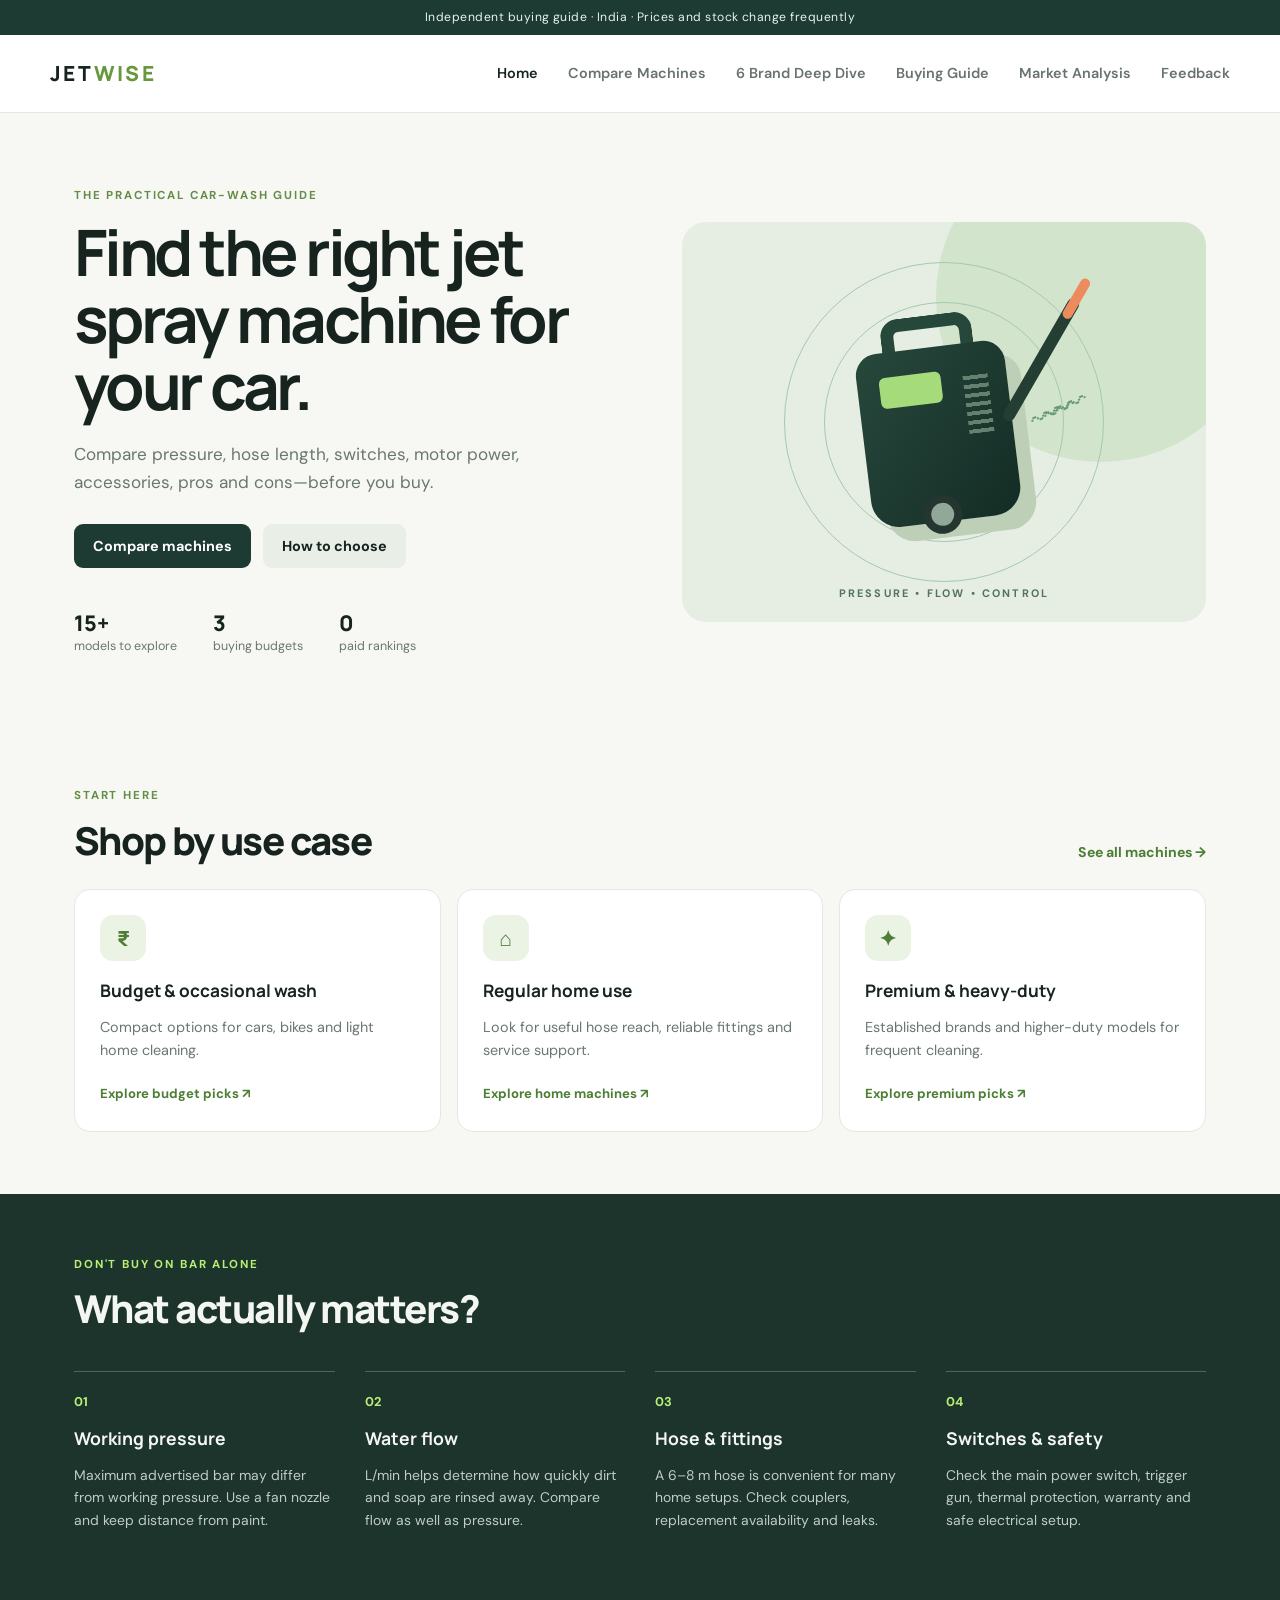
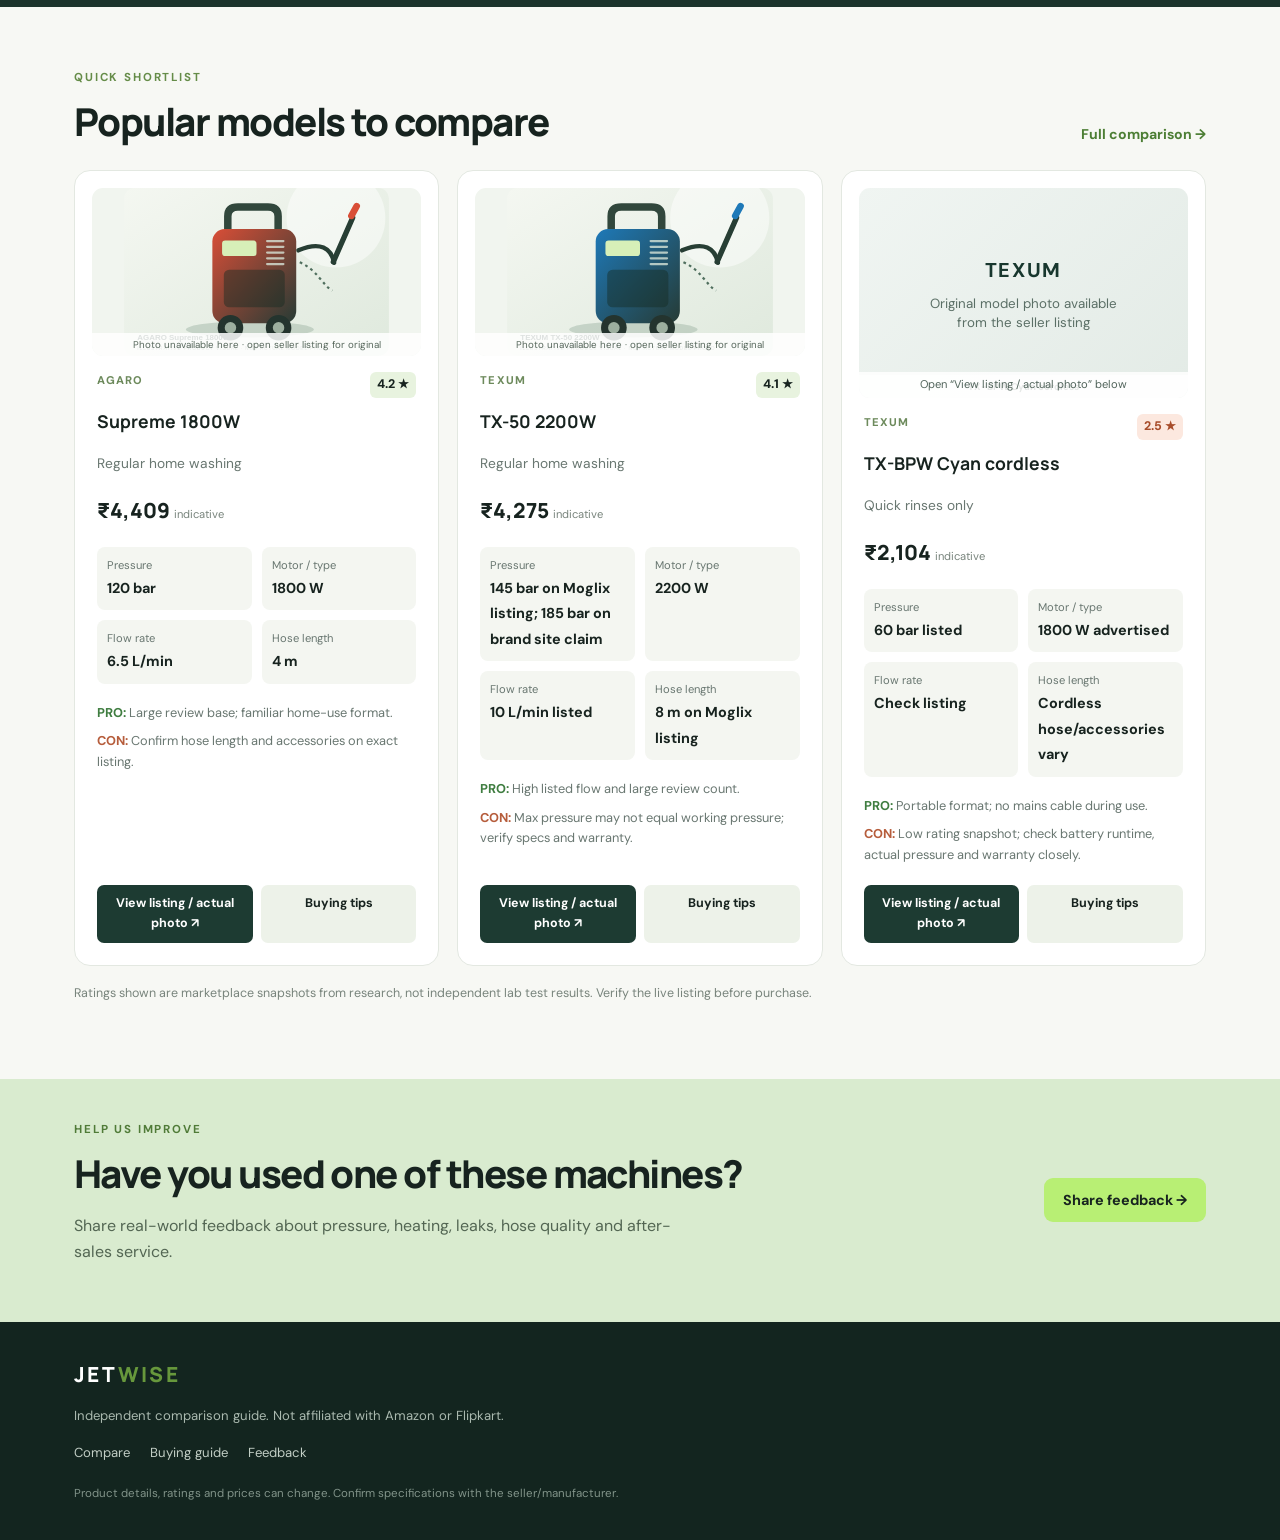
<file: index.html>
<!DOCTYPE html>
<html lang="en">

<head>
    <meta charset="UTF-8">
    <meta name="viewport" content="width=device-width, initial-scale=1.0">
    <title>JetWise | Car Pressure Washer Guide</title>
    <link rel="stylesheet" href="styles.css">
</head>

<body>
    <div class="topbar">Independent buying guide · India · Prices and stock change frequently</div>
    <header class="site-header"><a class="logo" href="index.html">JET<span>WISE</span></a><button class="menu-toggle"
            aria-label="Toggle menu">☰</button>
        <nav><a class="active" href="index.html">Home</a><a href="products.html">Compare Machines</a><a
                href="six-brands.html">6 Brand Deep Dive</a><a href="buying-guide.html">Buying Guide</a><a
                href="market-analysis.html">Market Analysis</a><a href="feedback.html">Feedback</a></nav>
    </header>
    <main>
        <section class="hero">
            <div class="hero-copy">
                <p class="eyebrow">THE PRACTICAL CAR-WASH GUIDE</p>
                <h1>Find the right jet spray machine for your car.</h1>
                <p>Compare pressure, hose length, switches, motor power, accessories, pros and cons—before you buy.</p>
                <div class="hero-actions"><a class="btn primary" href="products.html">Compare machines</a><a
                        class="btn secondary" href="buying-guide.html">How to choose</a></div>
                <div class="hero-stats">
                    <div><strong>15+</strong><span>models to explore</span></div>
                    <div><strong>3</strong><span>buying budgets</span></div>
                    <div><strong>0</strong><span>paid rankings</span></div>
                </div>
            </div>
            <div class="hero-visual">
                <div class="water-ring ring1"></div>
                <div class="water-ring ring2"></div>
                <div class="washer-illustration">
                    <div class="washer-handle"></div>
                    <div class="washer-body">
                        <div class="display"></div>
                        <div class="vent"></div>
                        <div class="wheel"></div>
                    </div>
                    <div class="washer-wand"></div>
                    <div class="water-splash">〰 〰 〰</div>
                </div><span class="visual-label">PRESSURE • FLOW • CONTROL</span>
            </div>
        </section>
        <section class="section">
            <div class="section-head">
                <div>
                    <p class="eyebrow">START HERE</p>
                    <h2>Shop by use case</h2>
                </div><a class="text-link" href="products.html">See all machines →</a>
            </div>
            <div class="use-grid"><a class="use-card" href="products.html#budget"><span class="use-icon">₹</span>
                    <h3>Budget & occasional wash</h3>
                    <p>Compact options for cars, bikes and light home cleaning.</p><span class="card-link">Explore
                        budget picks ↗</span>
                </a><a class="use-card" href="products.html#home"><span class="use-icon">⌂</span>
                    <h3>Regular home use</h3>
                    <p>Look for useful hose reach, reliable fittings and service support.</p><span
                        class="card-link">Explore home machines ↗</span>
                </a><a class="use-card" href="products.html#premium"><span class="use-icon">✦</span>
                    <h3>Premium & heavy-duty</h3>
                    <p>Established brands and higher-duty models for frequent cleaning.</p><span
                        class="card-link">Explore premium picks ↗</span>
                </a></div>
        </section>
        <section class="section dark-section">
            <div class="section-head">
                <div>
                    <p class="eyebrow">DON'T BUY ON BAR ALONE</p>
                    <h2>What actually matters?</h2>
                </div>
            </div>
            <div class="factor-grid">
                <div><span>01</span>
                    <h3>Working pressure</h3>
                    <p>Maximum advertised bar may differ from working pressure. Use a fan nozzle and keep distance from
                        paint.</p>
                </div>
                <div><span>02</span>
                    <h3>Water flow</h3>
                    <p>L/min helps determine how quickly dirt and soap are rinsed away. Compare flow as well as
                        pressure.</p>
                </div>
                <div><span>03</span>
                    <h3>Hose & fittings</h3>
                    <p>A 6–8 m hose is convenient for many home setups. Check couplers, replacement availability and
                        leaks.</p>
                </div>
                <div><span>04</span>
                    <h3>Switches & safety</h3>
                    <p>Check the main power switch, trigger gun, thermal protection, warranty and safe electrical setup.
                    </p>
                </div>
            </div>
        </section>
        <section class="section">
            <div class="section-head">
                <div>
                    <p class="eyebrow">QUICK SHORTLIST</p>
                    <h2>Popular models to compare</h2>
                </div><a class="text-link" href="products.html">Full comparison →</a>
            </div>
            <div class="product-grid" id="homeProducts"></div>
            <p class="note">Ratings shown are marketplace snapshots from research, not independent lab test results.
                Verify the live listing before purchase.</p>
        </section>
        <section class="cta">
            <div>
                <p class="eyebrow">HELP US IMPROVE</p>
                <h2>Have you used one of these machines?</h2>
                <p>Share real-world feedback about pressure, heating, leaks, hose quality and after-sales service.</p>
            </div><a class="btn light" href="feedback.html">Share feedback →</a>
        </section>
    </main>
    <footer><a class="logo" href="index.html">JET<span>WISE</span></a>
        <p>Independent comparison guide. Not affiliated with Amazon or Flipkart.</p>
        <div><a href="products.html">Compare</a><a href="buying-guide.html">Buying guide</a><a
                href="feedback.html">Feedback</a></div><small>Product details, ratings and prices can change. Confirm
            specifications with the seller/manufacturer.</small>
    </footer>
    <script src="script.js"></script>
</body>

</html>
</file>
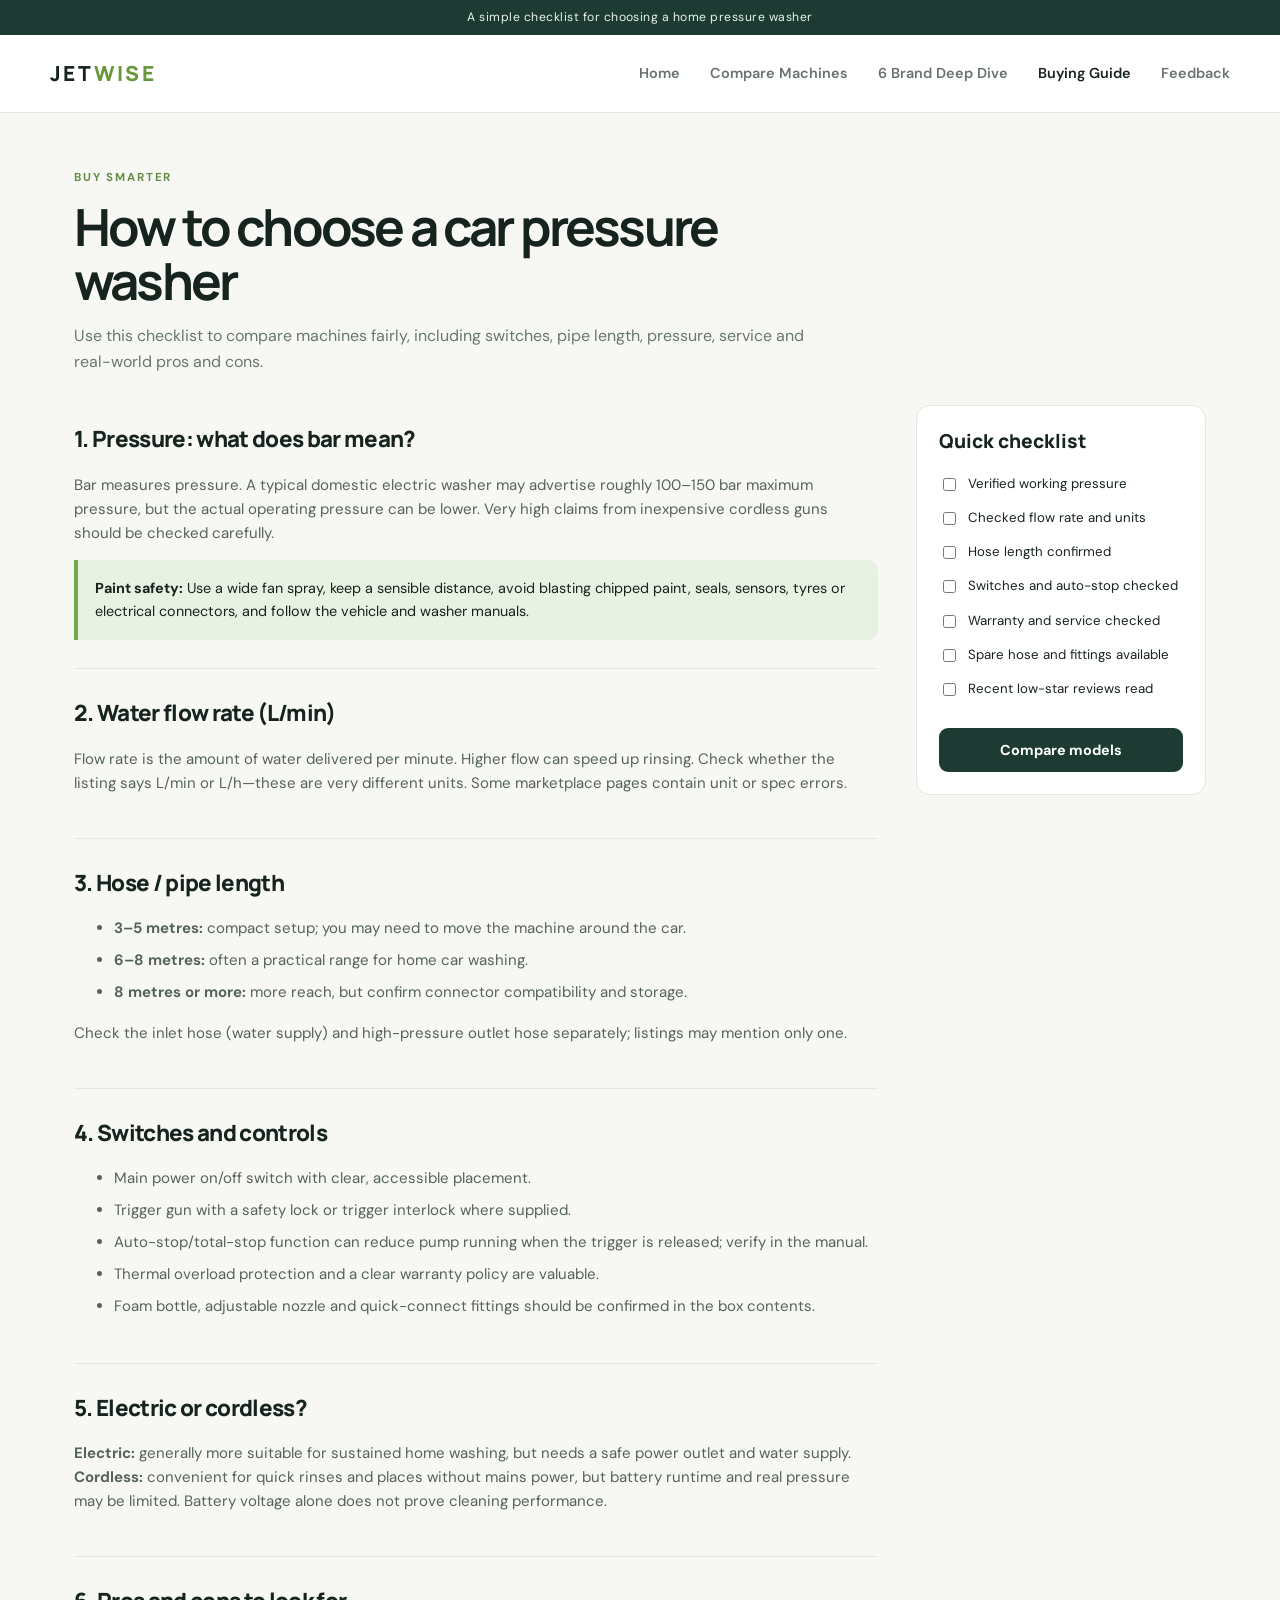
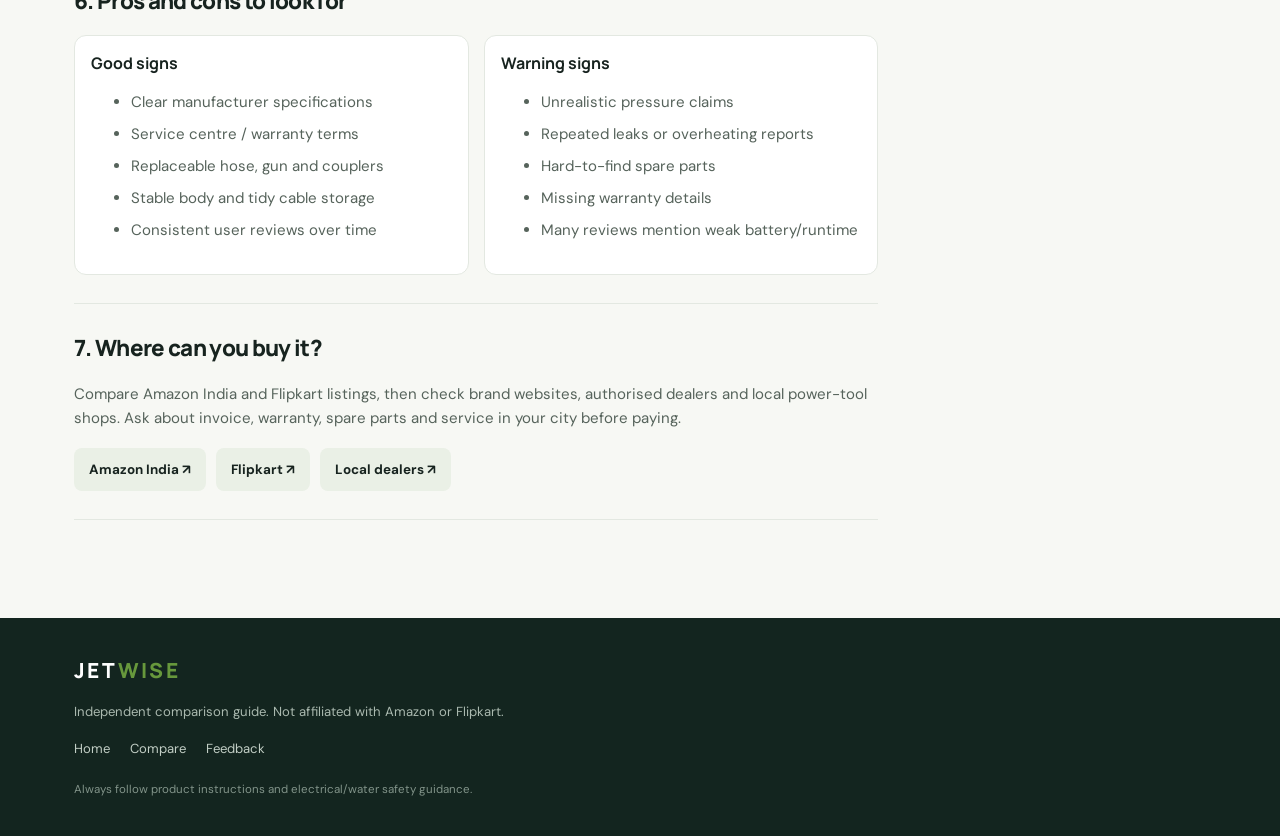
<file: buying-guide.html>
<!DOCTYPE html><html lang="en"><head><meta charset="UTF-8"><meta name="viewport" content="width=device-width, initial-scale=1.0"><title>Buying Guide | JetWise</title><link rel="stylesheet" href="styles.css"></head><body><div class="topbar">A simple checklist for choosing a home pressure washer</div><header class="site-header"><a class="logo" href="index.html">JET<span>WISE</span></a><button class="menu-toggle" aria-label="Toggle menu">☰</button><nav><a href="index.html">Home</a><a href="products.html">Compare Machines</a><a href="six-brands.html">6 Brand Deep Dive</a><a class="active" href="buying-guide.html">Buying Guide</a><a href="feedback.html">Feedback</a></nav></header><main class="page-main"><div class="page-title"><p class="eyebrow">BUY SMARTER</p><h1>How to choose a car pressure washer</h1><p>Use this checklist to compare machines fairly, including switches, pipe length, pressure, service and real-world pros and cons.</p></div><div class="guide-layout"><article class="guide-content"><section class="guide-block"><h2>1. Pressure: what does bar mean?</h2><p>Bar measures pressure. A typical domestic electric washer may advertise roughly 100–150 bar maximum pressure, but the actual operating pressure can be lower. Very high claims from inexpensive cordless guns should be checked carefully.</p><div class="callout"><strong>Paint safety:</strong> Use a wide fan spray, keep a sensible distance, avoid blasting chipped paint, seals, sensors, tyres or electrical connectors, and follow the vehicle and washer manuals.</div></section><section class="guide-block"><h2>2. Water flow rate (L/min)</h2><p>Flow rate is the amount of water delivered per minute. Higher flow can speed up rinsing. Check whether the listing says L/min or L/h—these are very different units. Some marketplace pages contain unit or spec errors.</p></section><section class="guide-block"><h2>3. Hose / pipe length</h2><ul><li><strong>3–5 metres:</strong> compact setup; you may need to move the machine around the car.</li><li><strong>6–8 metres:</strong> often a practical range for home car washing.</li><li><strong>8 metres or more:</strong> more reach, but confirm connector compatibility and storage.</li></ul><p>Check the inlet hose (water supply) and high-pressure outlet hose separately; listings may mention only one.</p></section><section class="guide-block"><h2>4. Switches and controls</h2><ul><li>Main power on/off switch with clear, accessible placement.</li><li>Trigger gun with a safety lock or trigger interlock where supplied.</li><li>Auto-stop/total-stop function can reduce pump running when the trigger is released; verify in the manual.</li><li>Thermal overload protection and a clear warranty policy are valuable.</li><li>Foam bottle, adjustable nozzle and quick-connect fittings should be confirmed in the box contents.</li></ul></section><section class="guide-block"><h2>5. Electric or cordless?</h2><p><strong>Electric:</strong> generally more suitable for sustained home washing, but needs a safe power outlet and water supply. <strong>Cordless:</strong> convenient for quick rinses and places without mains power, but battery runtime and real pressure may be limited. Battery voltage alone does not prove cleaning performance.</p></section><section class="guide-block"><h2>6. Pros and cons to look for</h2><div class="pros-cons"><div><h3>Good signs</h3><ul><li>Clear manufacturer specifications</li><li>Service centre / warranty terms</li><li>Replaceable hose, gun and couplers</li><li>Stable body and tidy cable storage</li><li>Consistent user reviews over time</li></ul></div><div><h3>Warning signs</h3><ul><li>Unrealistic pressure claims</li><li>Repeated leaks or overheating reports</li><li>Hard-to-find spare parts</li><li>Missing warranty details</li><li>Many reviews mention weak battery/runtime</li></ul></div></div></section><section class="guide-block"><h2>7. Where can you buy it?</h2><p>Compare Amazon India and Flipkart listings, then check brand websites, authorised dealers and local power-tool shops. Ask about invoice, warranty, spare parts and service in your city before paying.</p><div class="market-links"><a target="_blank" rel="noopener" href="https://www.amazon.in/s?k=car+pressure+washer">Amazon India ↗</a><a target="_blank" rel="noopener" href="https://www.flipkart.com/search?q=car+pressure+washer">Flipkart ↗</a><a target="_blank" rel="noopener" href="https://www.google.com/search?q=pressure+washer+dealer+near+me">Local dealers ↗</a></div></section></article><aside class="guide-aside"><h3>Quick checklist</h3><label><input type="checkbox"> Verified working pressure</label><label><input type="checkbox"> Checked flow rate and units</label><label><input type="checkbox"> Hose length confirmed</label><label><input type="checkbox"> Switches and auto-stop checked</label><label><input type="checkbox"> Warranty and service checked</label><label><input type="checkbox"> Spare hose and fittings available</label><label><input type="checkbox"> Recent low-star reviews read</label><a class="btn primary full" href="products.html">Compare models</a></aside></div></main><footer><a class="logo" href="index.html">JET<span>WISE</span></a><p>Independent comparison guide. Not affiliated with Amazon or Flipkart.</p><div><a href="index.html">Home</a><a href="products.html">Compare</a><a href="feedback.html">Feedback</a></div><small>Always follow product instructions and electrical/water safety guidance.</small></footer><script src="script.js"></script></body></html>
</file>
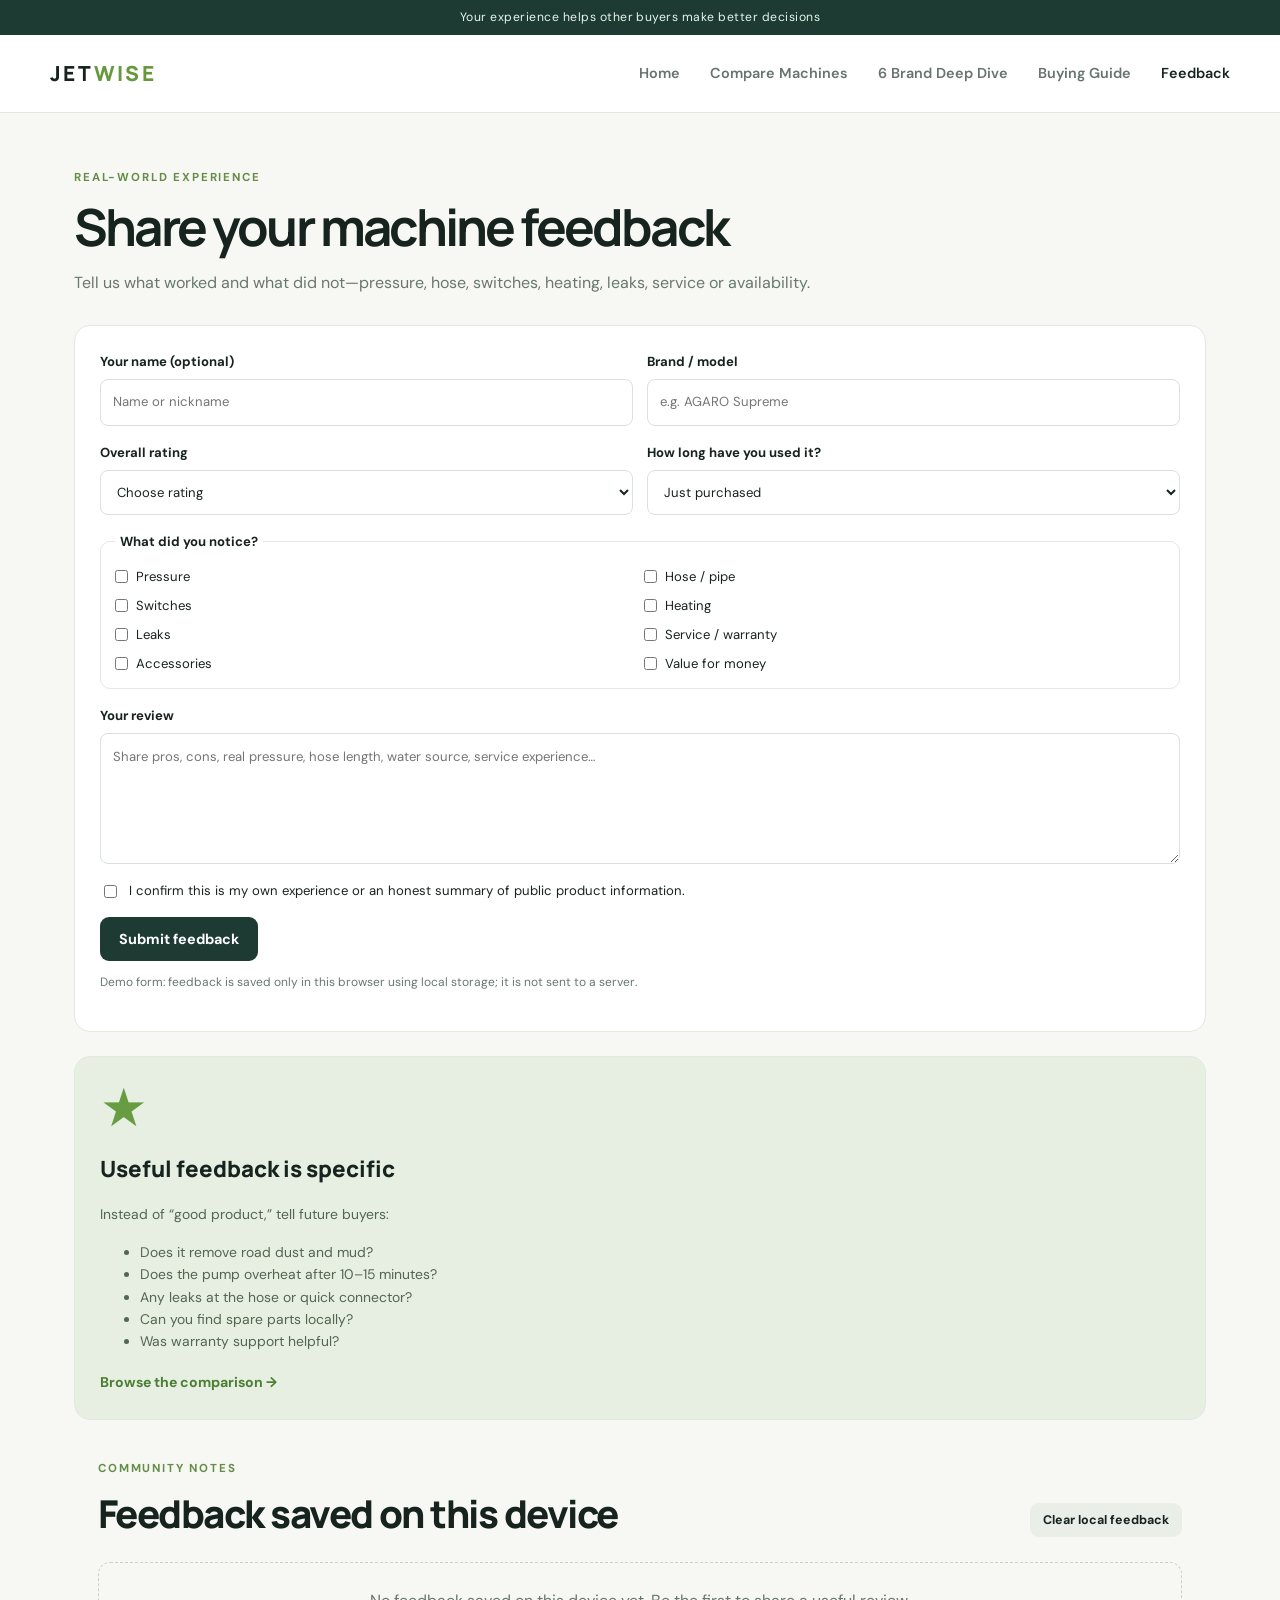
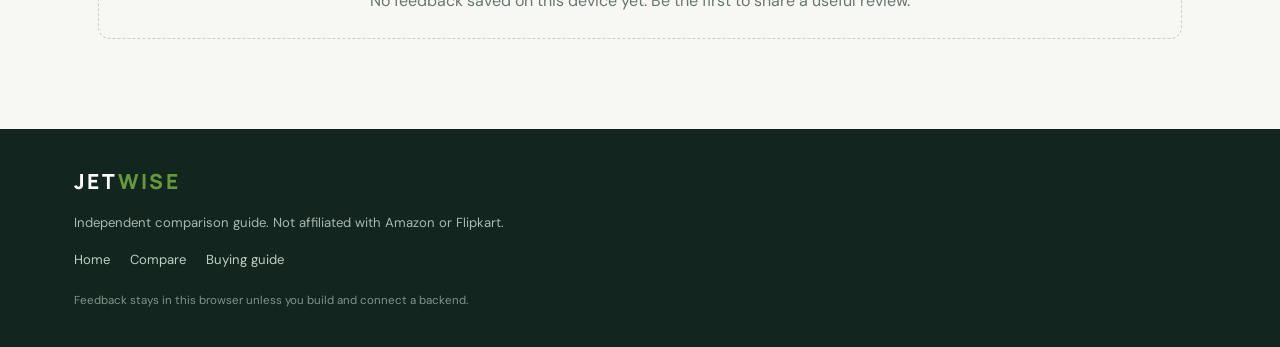
<file: feedback.html>
<!DOCTYPE html><html lang="en"><head><meta charset="UTF-8"><meta name="viewport" content="width=device-width, initial-scale=1.0"><title>Feedback | JetWise</title><link rel="stylesheet" href="styles.css"></head><body><div class="topbar">Your experience helps other buyers make better decisions</div><header class="site-header"><a class="logo" href="index.html">JET<span>WISE</span></a><button class="menu-toggle" aria-label="Toggle menu">☰</button><nav><a href="index.html">Home</a><a href="products.html">Compare Machines</a><a href="six-brands.html">6 Brand Deep Dive</a><a href="buying-guide.html">Buying Guide</a><a class="active" href="feedback.html">Feedback</a></nav></header><main class="page-main"><div class="page-title"><p class="eyebrow">REAL-WORLD EXPERIENCE</p><h1>Share your machine feedback</h1><p>Tell us what worked and what did not—pressure, hose, switches, heating, leaks, service or availability.</p></div><div class="feedback-layout"><form id="feedbackForm" class="feedback-form"><div class="form-row"><label>Your name (optional)<input name="name" placeholder="Name or nickname"></label><label>Brand / model<input name="model" required placeholder="e.g. AGARO Supreme"></label></div><div class="form-row"><label>Overall rating<select name="rating" required><option value="">Choose rating</option><option>5 - Excellent</option><option>4 - Good</option><option>3 - Average</option><option>2 - Poor</option><option>1 - Very poor</option></select></label><label>How long have you used it?<select name="duration"><option>Just purchased</option><option>Under 3 months</option><option>3–12 months</option><option>Over 1 year</option></select></label></div><fieldset><legend>What did you notice?</legend><div class="check-grid"><label><input type="checkbox" name="features" value="Pressure"> Pressure</label><label><input type="checkbox" name="features" value="Hose / pipe"> Hose / pipe</label><label><input type="checkbox" name="features" value="Switches"> Switches</label><label><input type="checkbox" name="features" value="Heating"> Heating</label><label><input type="checkbox" name="features" value="Leaks"> Leaks</label><label><input type="checkbox" name="features" value="Service"> Service / warranty</label><label><input type="checkbox" name="features" value="Accessories"> Accessories</label><label><input type="checkbox" name="features" value="Value"> Value for money</label></div></fieldset><label>Your review<textarea name="review" required rows="5" placeholder="Share pros, cons, real pressure, hose length, water source, service experience…"></textarea></label><label class="consent"><input type="checkbox" required> I confirm this is my own experience or an honest summary of public product information.</label><button class="btn primary" type="submit">Submit feedback</button><p class="form-hint">Demo form: feedback is saved only in this browser using local storage; it is not sent to a server.</p><p id="formMessage" role="status"></p></form><aside class="feedback-side"><div class="rating-big">★</div><h2>Useful feedback is specific</h2><p>Instead of “good product,” tell future buyers:</p><ul><li>Does it remove road dust and mud?</li><li>Does the pump overheat after 10–15 minutes?</li><li>Any leaks at the hose or quick connector?</li><li>Can you find spare parts locally?</li><li>Was warranty support helpful?</li></ul><a href="products.html" class="text-link">Browse the comparison →</a></aside></div><section class="section compact"><div class="section-head"><div><p class="eyebrow">COMMUNITY NOTES</p><h2>Feedback saved on this device</h2></div><button id="clearFeedback" class="btn secondary small">Clear local feedback</button></div><div id="feedbackList" class="feedback-list"></div></section></main><footer><a class="logo" href="index.html">JET<span>WISE</span></a><p>Independent comparison guide. Not affiliated with Amazon or Flipkart.</p><div><a href="index.html">Home</a><a href="products.html">Compare</a><a href="buying-guide.html">Buying guide</a></div><small>Feedback stays in this browser unless you build and connect a backend.</small></footer><script src="script.js"></script></body></html>
</file>
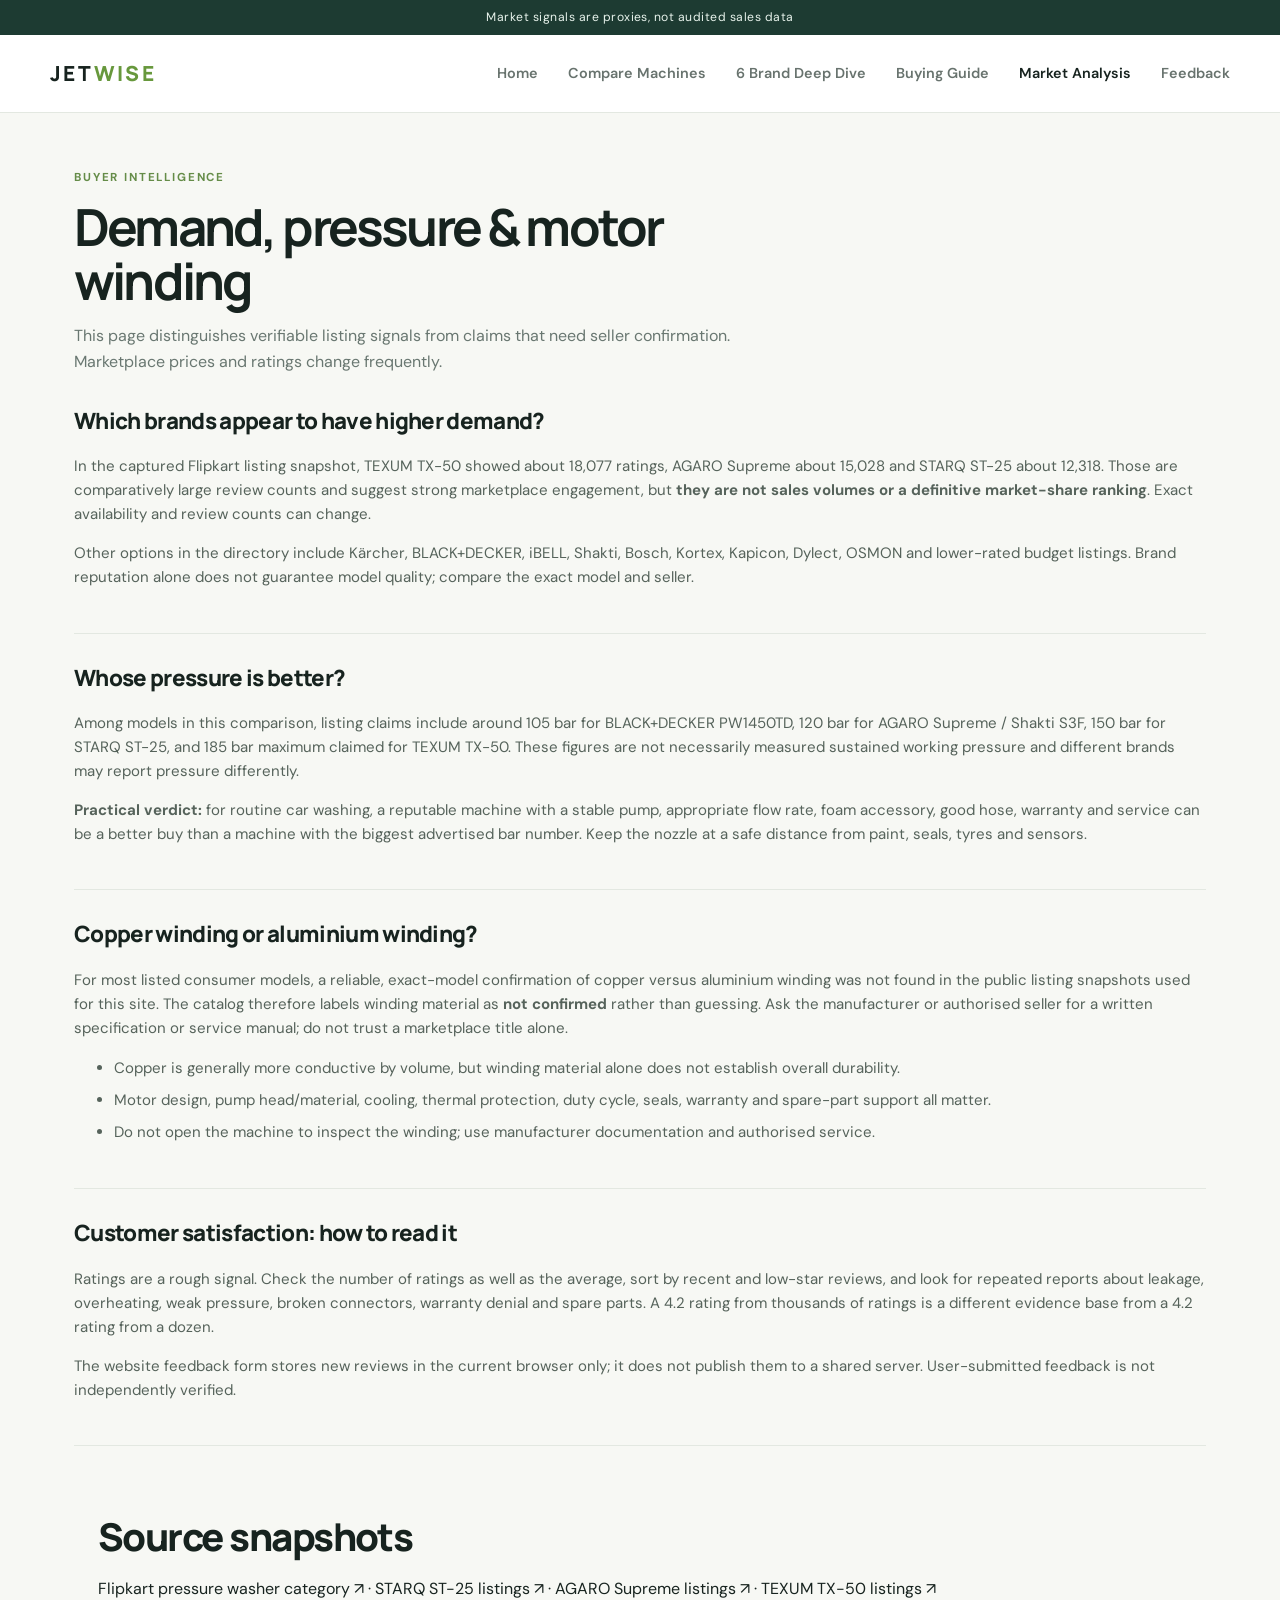
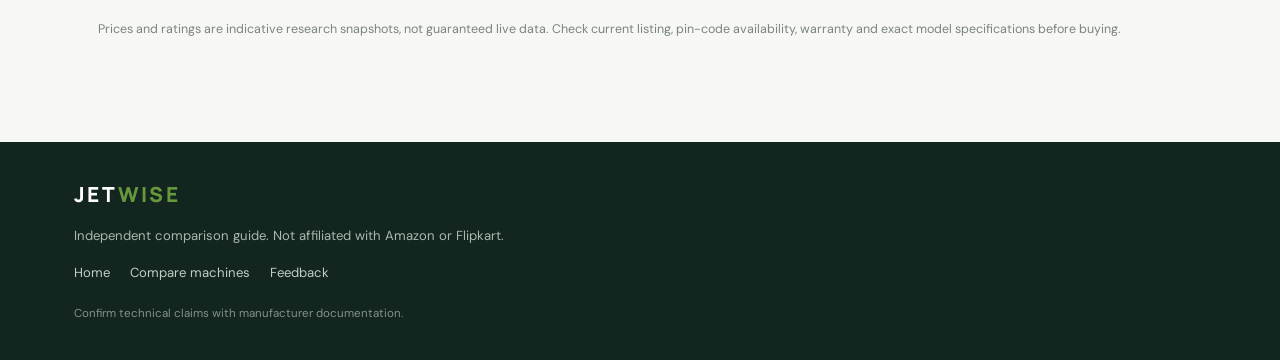
<file: market-analysis.html>
<!DOCTYPE html><html lang="en"><head><meta charset="UTF-8"><meta name="viewport" content="width=device-width, initial-scale=1.0"><title>Market Demand & Pressure | JetWise</title><link rel="stylesheet" href="styles.css"></head><body><div class="topbar">Market signals are proxies, not audited sales data</div><header class="site-header"><a class="logo" href="index.html">JET<span>WISE</span></a><button class="menu-toggle" aria-label="Toggle menu">☰</button><nav><a href="index.html">Home</a><a href="products.html">Compare Machines</a><a href="six-brands.html">6 Brand Deep Dive</a><a href="buying-guide.html">Buying Guide</a><a class="active" href="market-analysis.html">Market Analysis</a><a href="feedback.html">Feedback</a></nav></header><main class="page-main"><div class="page-title"><p class="eyebrow">BUYER INTELLIGENCE</p><h1>Demand, pressure & motor winding</h1><p>This page distinguishes verifiable listing signals from claims that need seller confirmation. Marketplace prices and ratings change frequently.</p></div><section class="guide-block"><h2>Which brands appear to have higher demand?</h2><p>In the captured Flipkart listing snapshot, TEXUM TX-50 showed about 18,077 ratings, AGARO Supreme about 15,028 and STARQ ST-25 about 12,318. Those are comparatively large review counts and suggest strong marketplace engagement, but <strong>they are not sales volumes or a definitive market-share ranking</strong>. Exact availability and review counts can change.</p><p>Other options in the directory include Kärcher, BLACK+DECKER, iBELL, Shakti, Bosch, Kortex, Kapicon, Dylect, OSMON and lower-rated budget listings. Brand reputation alone does not guarantee model quality; compare the exact model and seller.</p></section><section class="guide-block"><h2>Whose pressure is better?</h2><p>Among models in this comparison, listing claims include around 105 bar for BLACK+DECKER PW1450TD, 120 bar for AGARO Supreme / Shakti S3F, 150 bar for STARQ ST-25, and 185 bar maximum claimed for TEXUM TX-50. These figures are not necessarily measured sustained working pressure and different brands may report pressure differently.</p><p><strong>Practical verdict:</strong> for routine car washing, a reputable machine with a stable pump, appropriate flow rate, foam accessory, good hose, warranty and service can be a better buy than a machine with the biggest advertised bar number. Keep the nozzle at a safe distance from paint, seals, tyres and sensors.</p></section><section class="guide-block"><h2>Copper winding or aluminium winding?</h2><p>For most listed consumer models, a reliable, exact-model confirmation of copper versus aluminium winding was not found in the public listing snapshots used for this site. The catalog therefore labels winding material as <strong>not confirmed</strong> rather than guessing. Ask the manufacturer or authorised seller for a written specification or service manual; do not trust a marketplace title alone.</p><ul><li>Copper is generally more conductive by volume, but winding material alone does not establish overall durability.</li><li>Motor design, pump head/material, cooling, thermal protection, duty cycle, seals, warranty and spare-part support all matter.</li><li>Do not open the machine to inspect the winding; use manufacturer documentation and authorised service.</li></ul></section><section class="guide-block"><h2>Customer satisfaction: how to read it</h2><p>Ratings are a rough signal. Check the number of ratings as well as the average, sort by recent and low-star reviews, and look for repeated reports about leakage, overheating, weak pressure, broken connectors, warranty denial and spare parts. A 4.2 rating from thousands of ratings is a different evidence base from a 4.2 rating from a dozen.</p><p>The website feedback form stores new reviews in the current browser only; it does not publish them to a shared server. User-submitted feedback is not independently verified.</p></section><section class="section compact"><h2>Source snapshots</h2><p><a href="https://www.flipkart.com/automotive-accessories/vehicle-cleaners/vehicle-pressure-washers/high-pressure-washers/pr?BU=BGM&amp;sid=1mt%2Cs84%2Cjzx%2Cnrz" target="_blank" rel="noopener">Flipkart pressure washer category ↗</a> · <a href="https://www.flipkart.com/search?q=STARQ+ST-25+pressure+washer" target="_blank" rel="noopener">STARQ ST-25 listings ↗</a> · <a href="https://www.flipkart.com/search?q=AGARO+Supreme+pressure+washer" target="_blank" rel="noopener">AGARO Supreme listings ↗</a> · <a href="https://www.flipkart.com/search?q=TEXUM+TX-50+pressure+washer" target="_blank" rel="noopener">TEXUM TX-50 listings ↗</a></p><p class="note">Prices and ratings are indicative research snapshots, not guaranteed live data. Check current listing, pin-code availability, warranty and exact model specifications before buying.</p></section></main><footer><a class="logo" href="index.html">JET<span>WISE</span></a><p>Independent comparison guide. Not affiliated with Amazon or Flipkart.</p><div><a href="index.html">Home</a><a href="products.html">Compare machines</a><a href="feedback.html">Feedback</a></div><small>Confirm technical claims with manufacturer documentation.</small></footer><script src="script.js"></script></body></html>
</file>
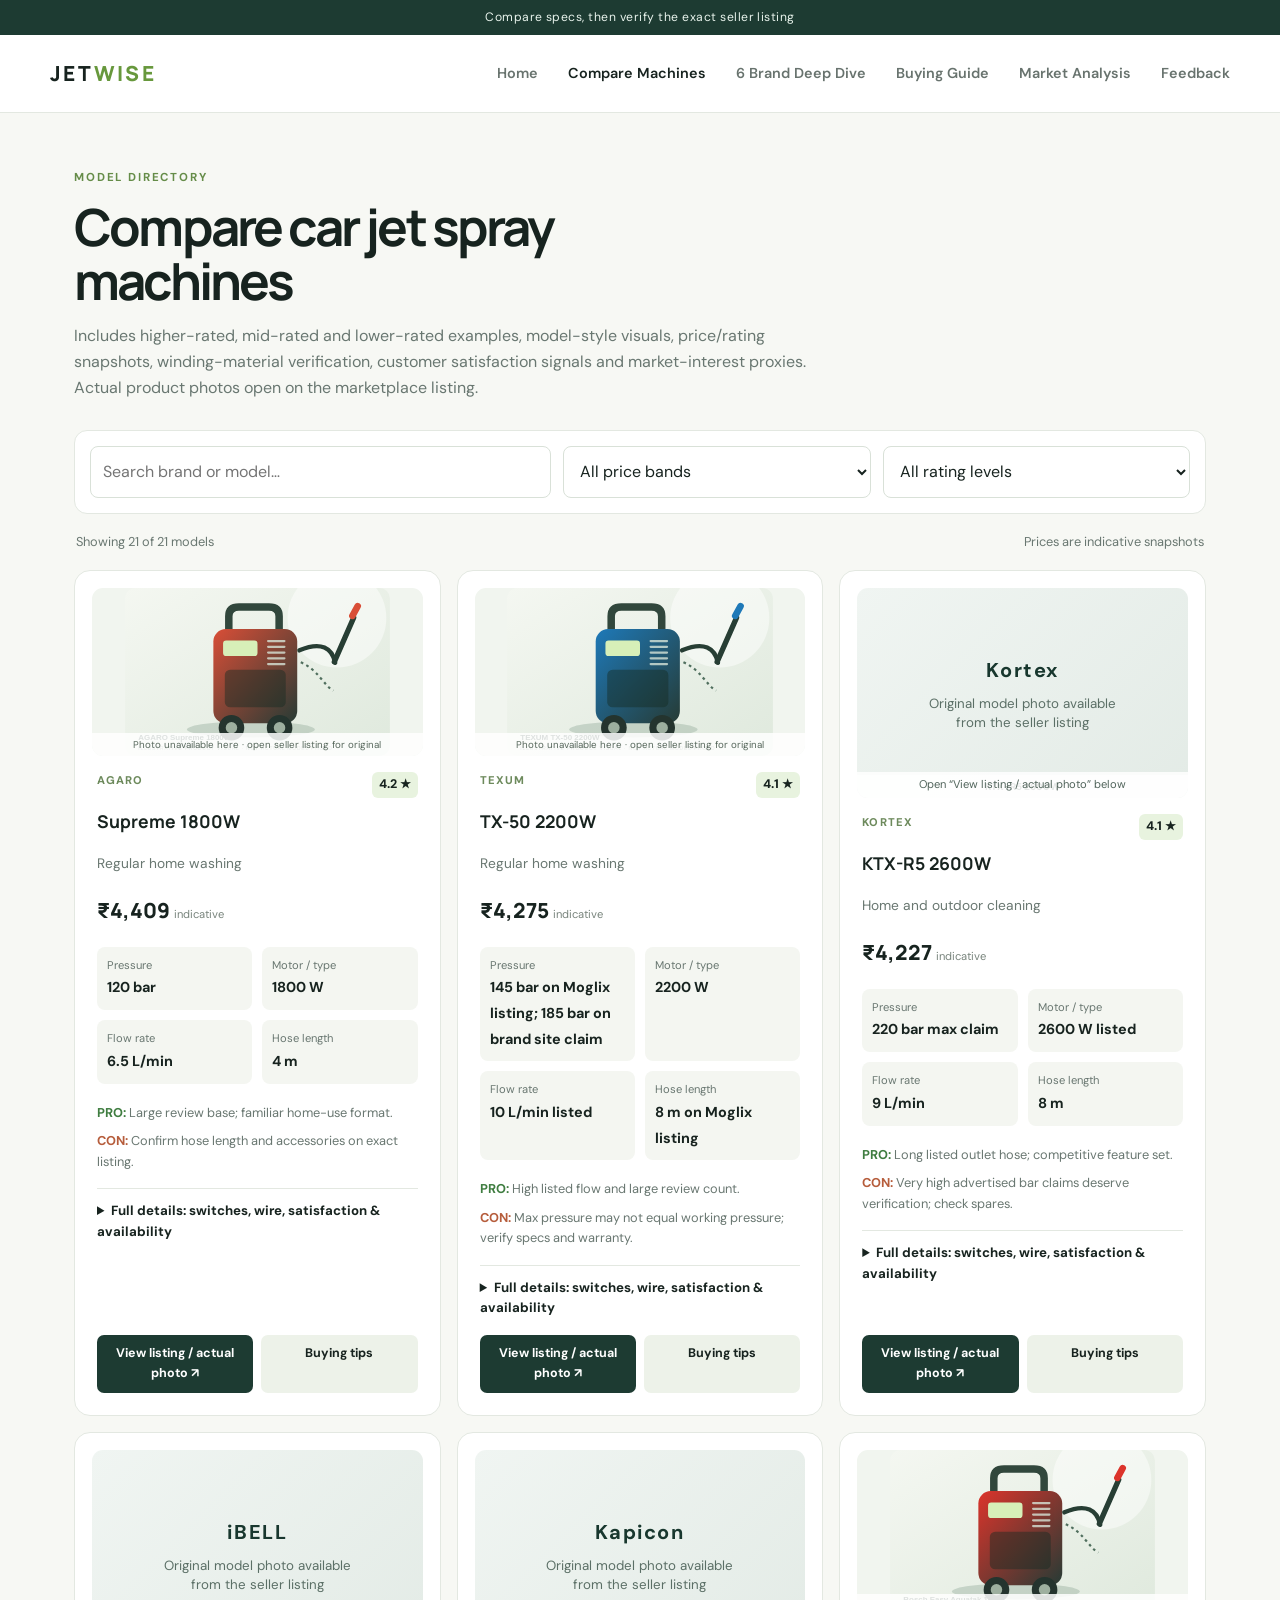
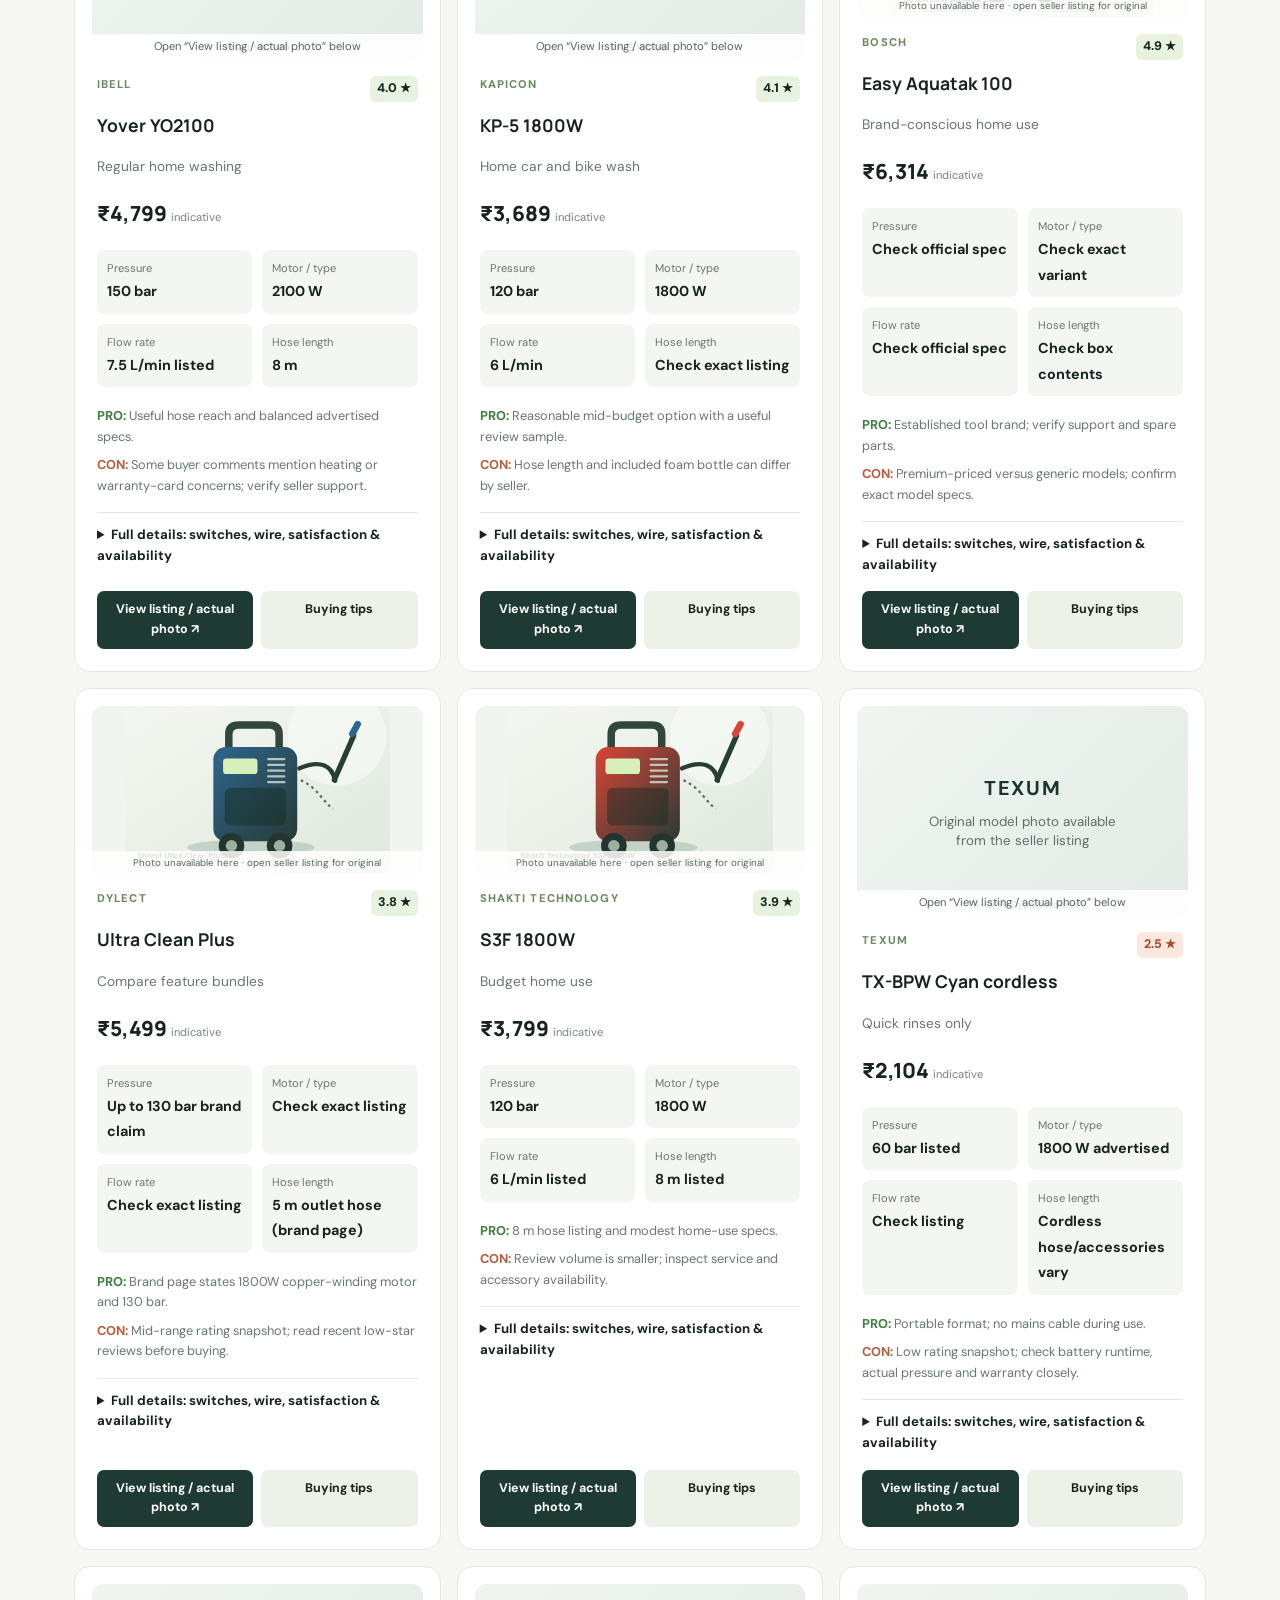
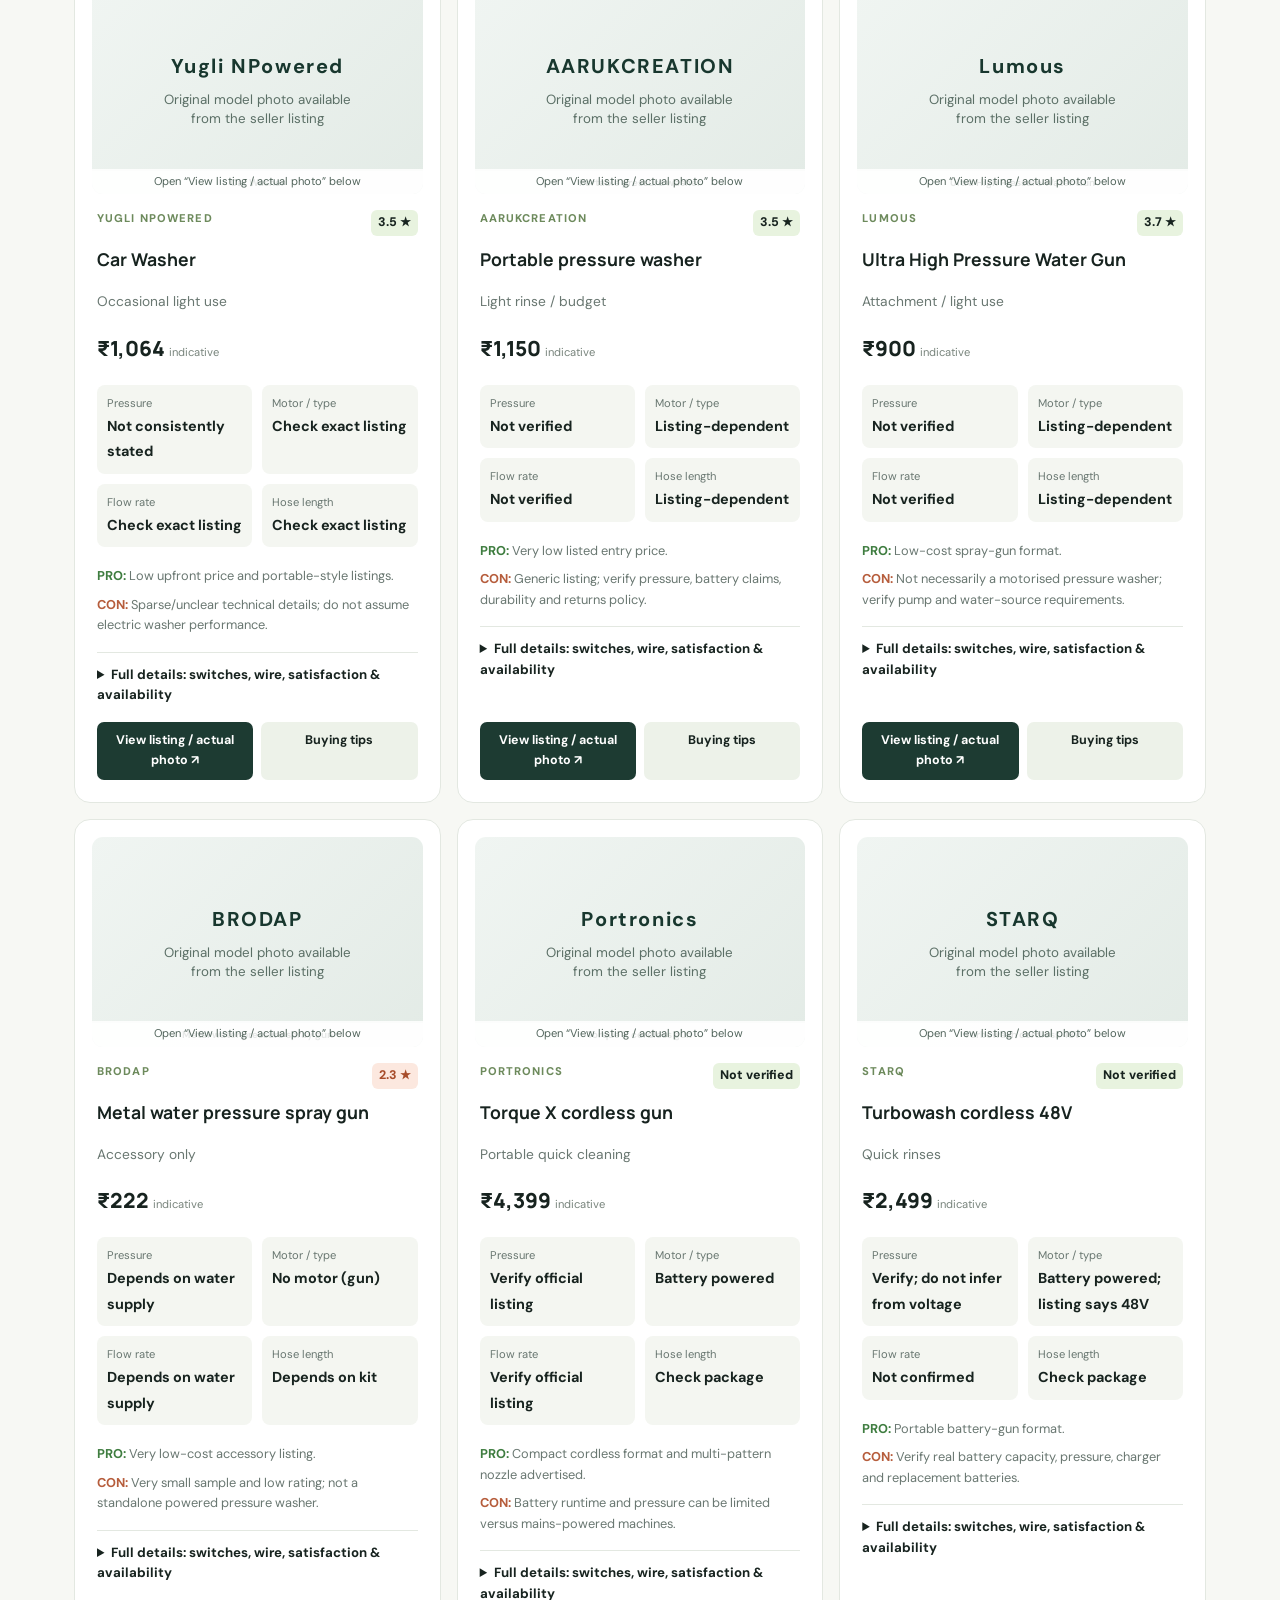
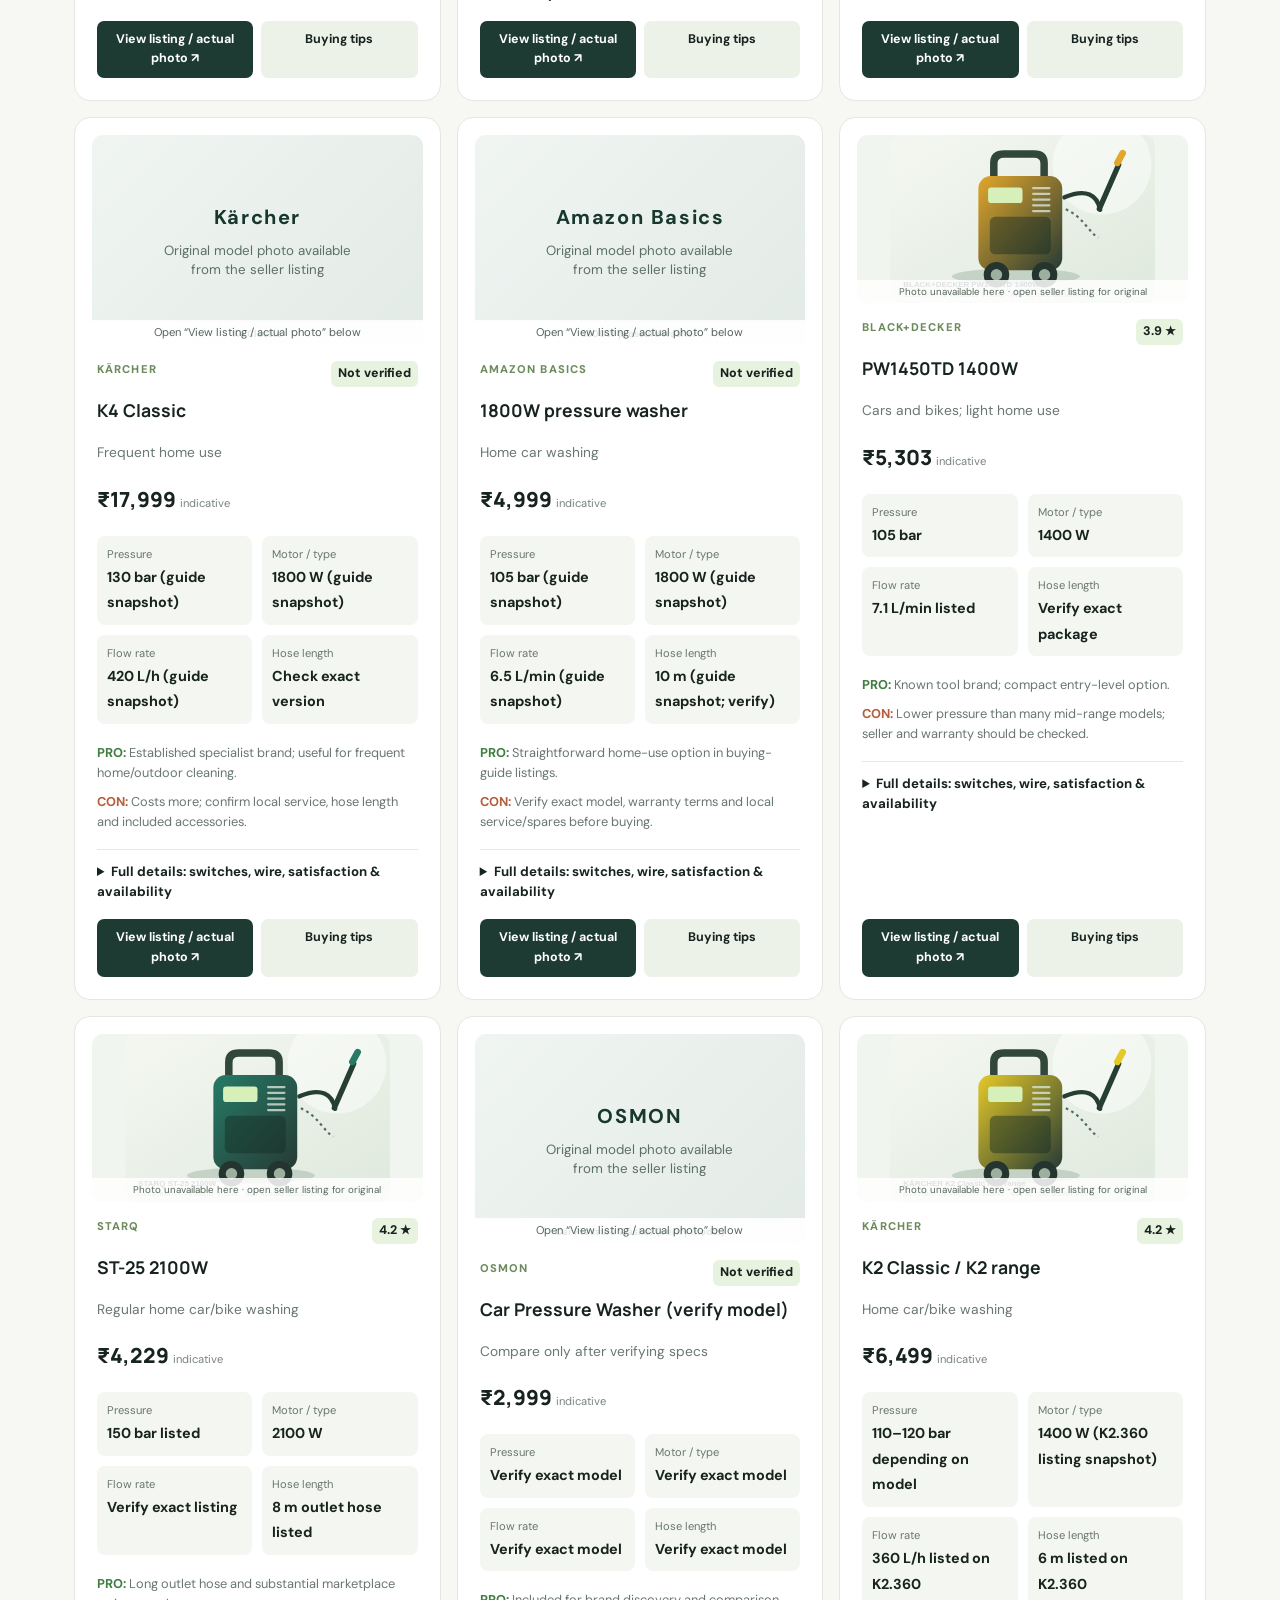
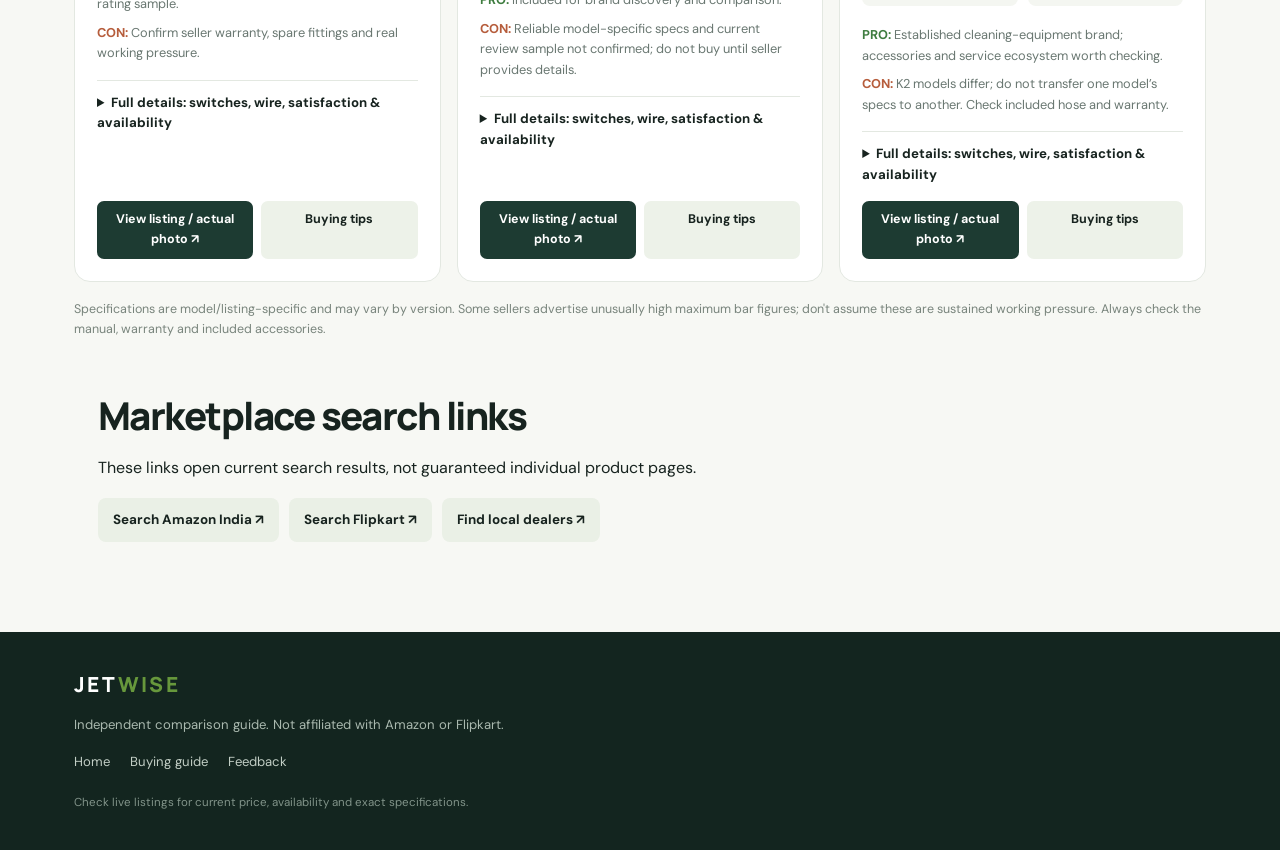
<file: products.html>
<!DOCTYPE html><html lang="en"><head><meta charset="UTF-8"><meta name="viewport" content="width=device-width, initial-scale=1.0"><title>Compare Machines | JetWise</title><link rel="stylesheet" href="styles.css"></head><body><div class="topbar">Compare specs, then verify the exact seller listing</div><header class="site-header"><a class="logo" href="index.html">JET<span>WISE</span></a><button class="menu-toggle" aria-label="Toggle menu">☰</button><nav><a href="index.html">Home</a><a class="active" href="products.html">Compare Machines</a><a href="six-brands.html">6 Brand Deep Dive</a><a href="buying-guide.html">Buying Guide</a><a href="market-analysis.html">Market Analysis</a><a href="feedback.html">Feedback</a></nav></header><main class="page-main"><div class="page-title"><p class="eyebrow">MODEL DIRECTORY</p><h1>Compare car jet spray machines</h1><p>Includes higher-rated, mid-rated and lower-rated examples, model-style visuals, price/rating snapshots, winding-material verification, customer satisfaction signals and market-interest proxies. Actual product photos open on the marketplace listing.</p></div><div class="filters"><input id="searchInput" type="search" placeholder="Search brand or model…" aria-label="Search products"><select id="budgetFilter" aria-label="Filter by budget"><option value="all">All price bands</option><option value="budget">Budget (under ₹3,000)</option><option value="mid">Mid-range (₹3,000–₹8,000)</option><option value="premium">Premium (over ₹8,000)</option></select><select id="ratingFilter" aria-label="Filter by rating"><option value="all">All rating levels</option><option value="high">4.0 and above</option><option value="mid">3.0–3.9</option><option value="low">Below 3.0</option></select></div><div class="results-line"><span id="resultCount"></span><span>Prices are indicative snapshots</span></div><div class="catalog-grid" id="productCatalog"></div><p class="note">Specifications are model/listing-specific and may vary by version. Some sellers advertise unusually high maximum bar figures; don't assume these are sustained working pressure. Always check the manual, warranty and included accessories.</p><section class="section compact"><h2>Marketplace search links</h2><p>These links open current search results, not guaranteed individual product pages.</p><div class="market-links"><a target="_blank" rel="noopener" href="https://www.amazon.in/s?k=car+pressure+washer">Search Amazon India ↗</a><a target="_blank" rel="noopener" href="https://www.flipkart.com/search?q=car+pressure+washer">Search Flipkart ↗</a><a target="_blank" rel="noopener" href="https://www.google.com/search?q=car+pressure+washer+dealer+near+me">Find local dealers ↗</a></div></section></main><footer><a class="logo" href="index.html">JET<span>WISE</span></a><p>Independent comparison guide. Not affiliated with Amazon or Flipkart.</p><div><a href="index.html">Home</a><a href="buying-guide.html">Buying guide</a><a href="feedback.html">Feedback</a></div><small>Check live listings for current price, availability and exact specifications.</small></footer><script src="script.js"></script></body></html>
</file>
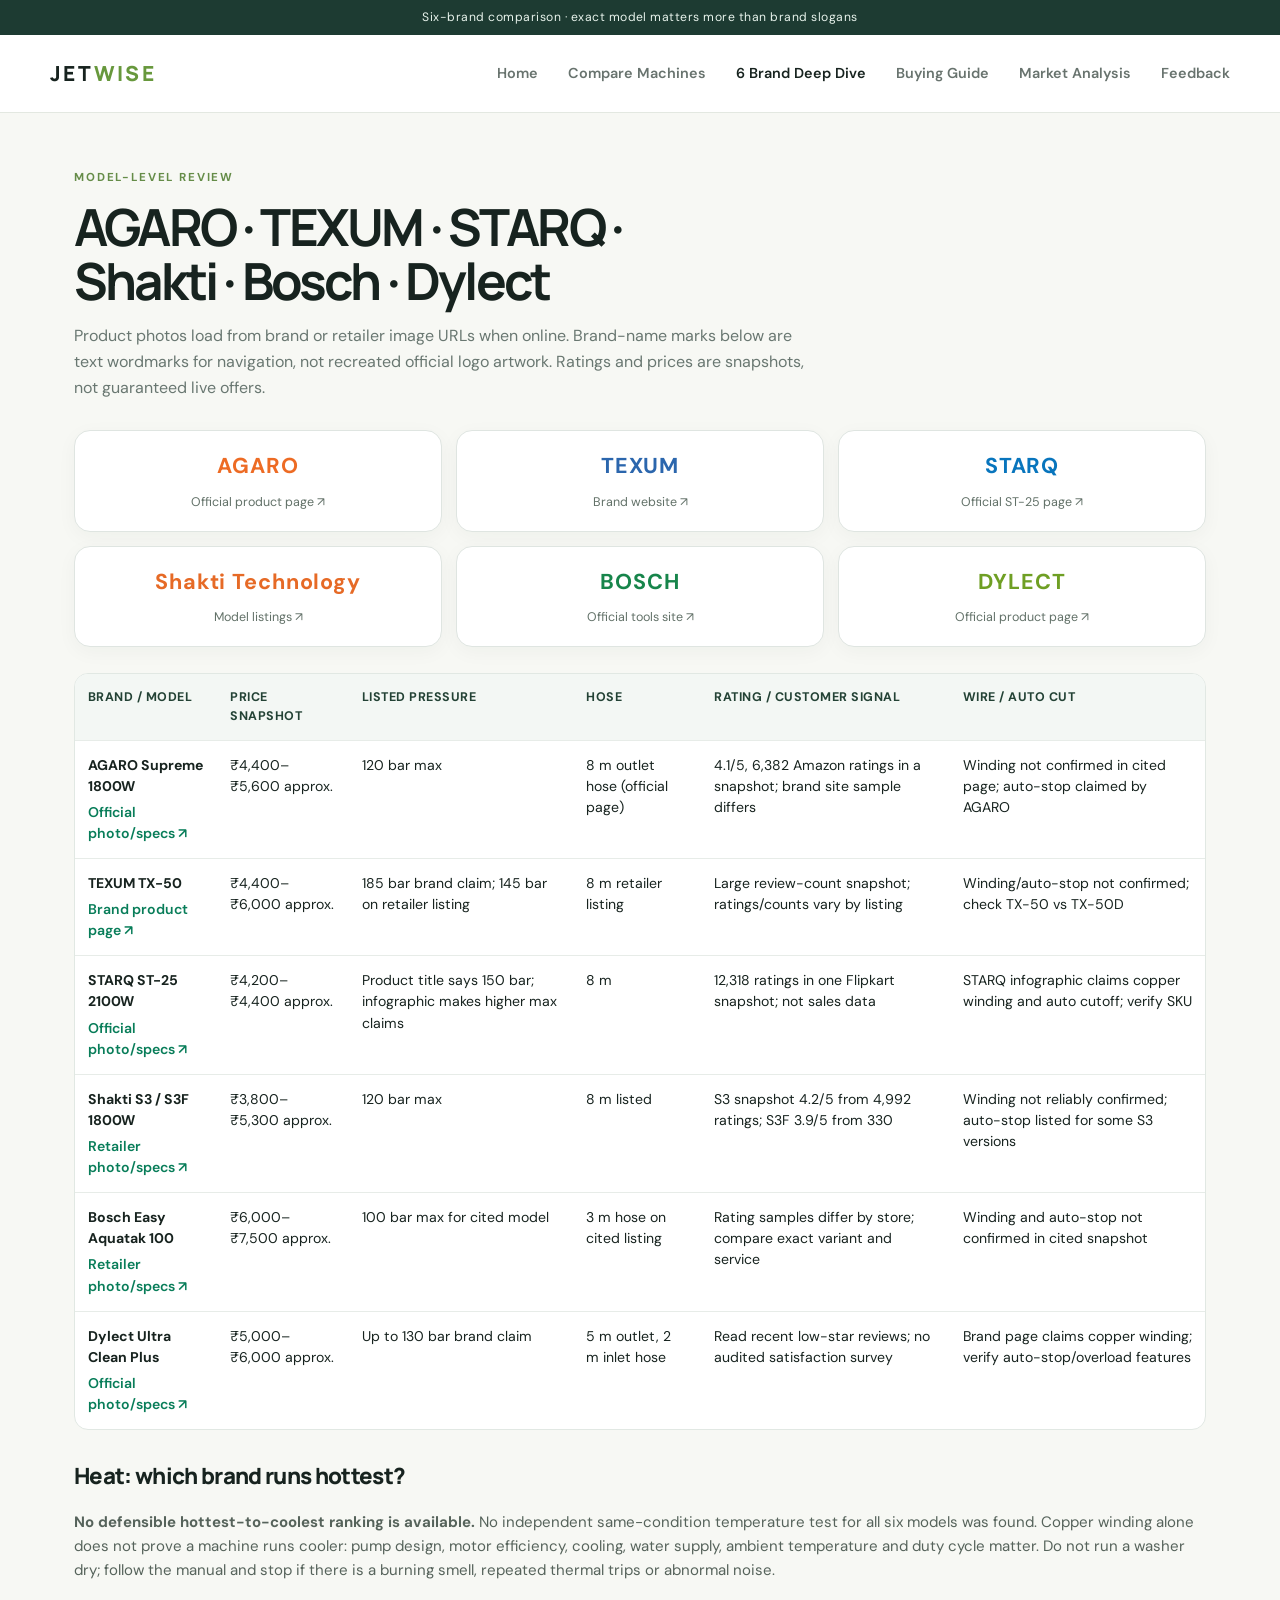
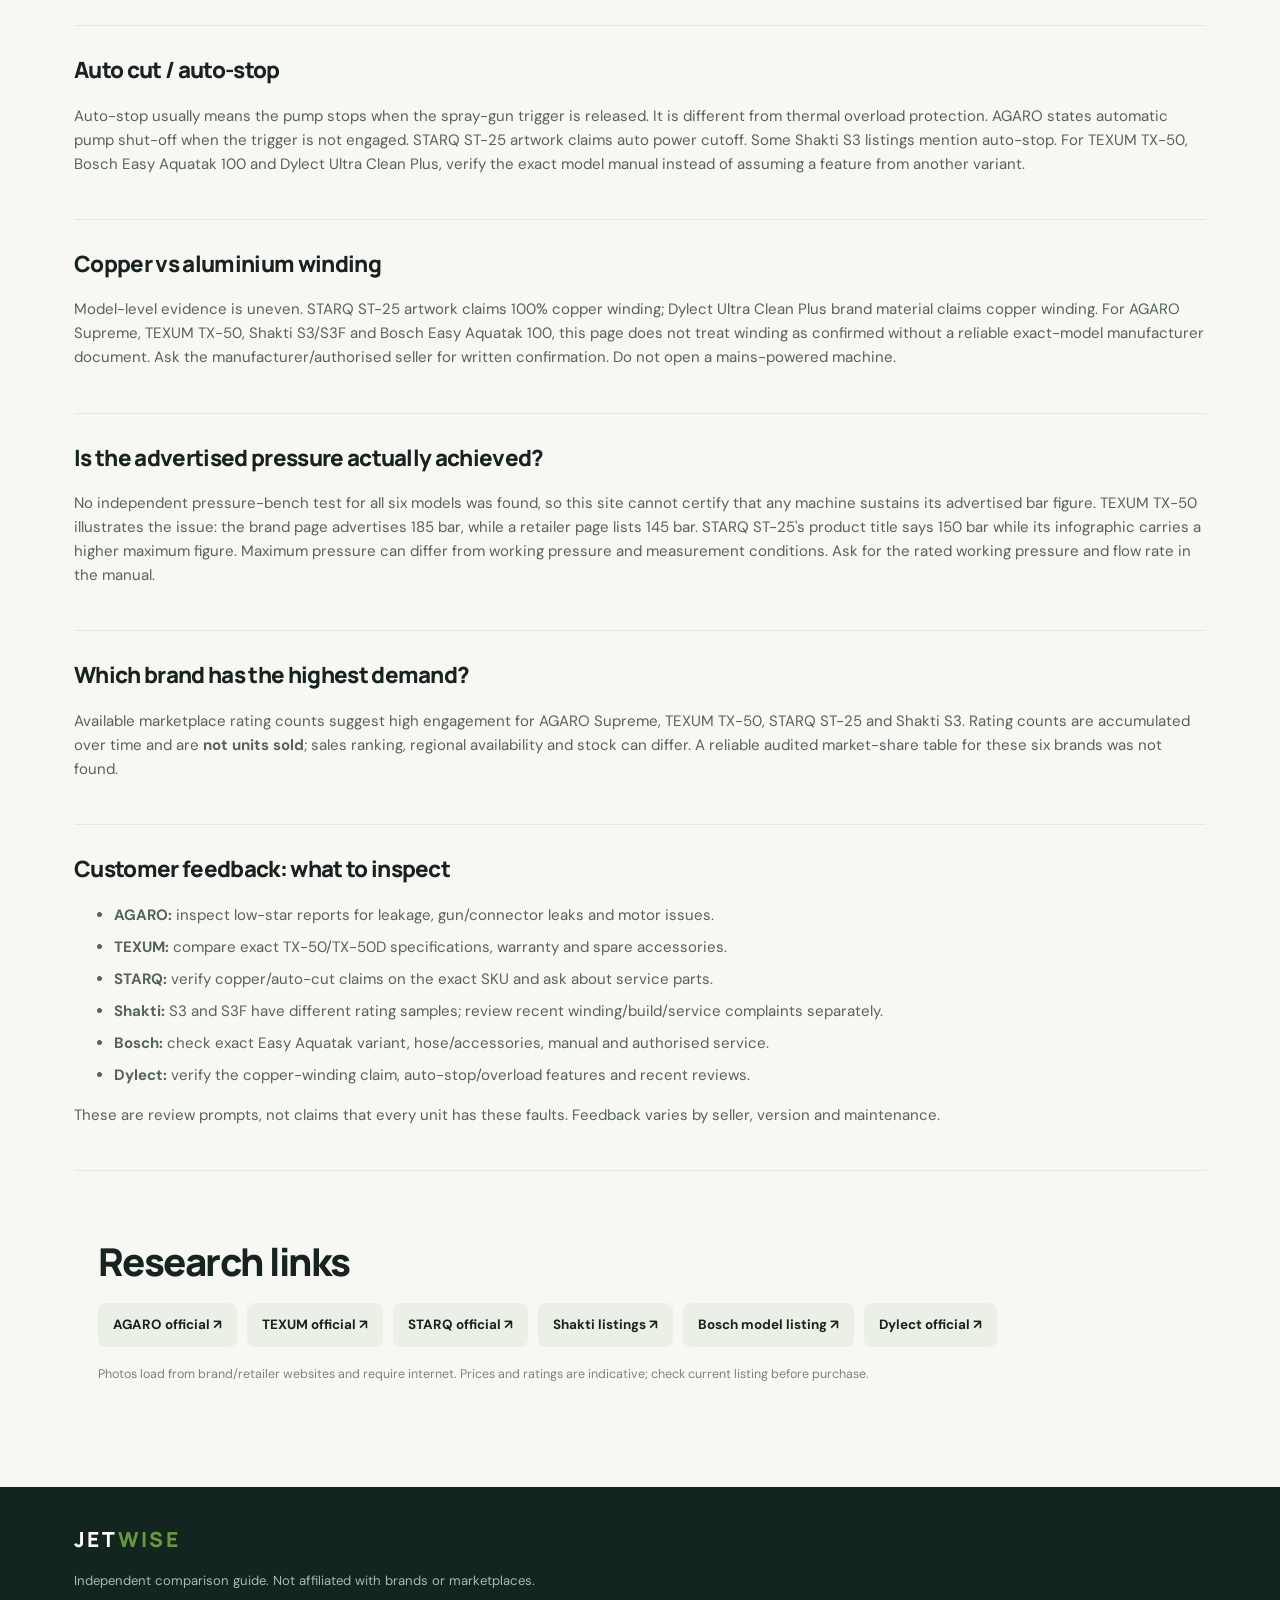
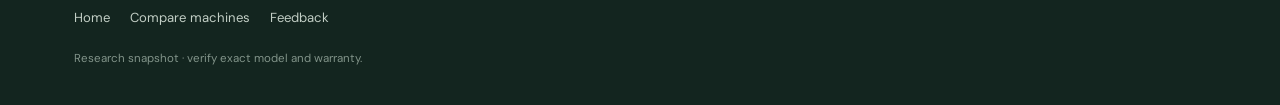
<file: six-brands.html>
<!DOCTYPE html><html lang="en"><head><meta charset="UTF-8"><meta name="viewport" content="width=device-width, initial-scale=1.0"><title>Six Brand Deep Dive | JetWise</title><link rel="stylesheet" href="styles.css"></head><body><div class="topbar">Six-brand comparison · exact model matters more than brand slogans</div><header class="site-header"><a class="logo" href="index.html">JET<span>WISE</span></a><button class="menu-toggle" aria-label="Toggle menu">☰</button><nav><a href="index.html">Home</a><a href="products.html">Compare Machines</a><a class="active" href="six-brands.html">6 Brand Deep Dive</a><a href="buying-guide.html">Buying Guide</a><a href="market-analysis.html">Market Analysis</a><a href="feedback.html">Feedback</a></nav></header><main class="page-main"><div class="page-title"><p class="eyebrow">MODEL-LEVEL REVIEW</p><h1>AGARO · TEXUM · STARQ · Shakti · Bosch · Dylect</h1><p>Product photos load from brand or retailer image URLs when online. Brand-name marks below are text wordmarks for navigation, not recreated official logo artwork. Ratings and prices are snapshots, not guaranteed live offers.</p></div><div class="brand-logo-grid"><a class="brand-logo-card agaro" href="https://agarolifestyle.com/products/supreme-high-pressure-washer-1800w" target="_blank" rel="noopener"><b>AGARO</b><small>Official product page ↗</small></a><a class="brand-logo-card texum" href="https://www.texum.in/" target="_blank" rel="noopener"><b>TEXUM</b><small>Brand website ↗</small></a><a class="brand-logo-card starq" href="https://www.starq.in/products/starq-st-25-2100-watts-150-bar-8-mtr-outlet-hose-pressure-washer" target="_blank" rel="noopener"><b>STARQ</b><small>Official ST-25 page ↗</small></a><a class="brand-logo-card shakti" href="https://www.flipkart.com/search?q=Shakti+Technology+S3+pressure+washer" target="_blank" rel="noopener"><b>Shakti Technology</b><small>Model listings ↗</small></a><a class="brand-logo-card bosch" href="https://www.bosch-diy.com/in/en/" target="_blank" rel="noopener"><b>BOSCH</b><small>Official tools site ↗</small></a><a class="brand-logo-card dylect" href="https://dylect.in/products/dylect-ultra-clean-plus-high-pressure" target="_blank" rel="noopener"><b>DYLECT</b><small>Official product page ↗</small></a></div>
<div class="table-wrap"><table class="comparison-table"><thead><tr><th>Brand / model</th><th>Price snapshot</th><th>Listed pressure</th><th>Hose</th><th>Rating / customer signal</th><th>Wire / auto cut</th></tr></thead><tbody>
<tr><td><b>AGARO Supreme 1800W</b><br><a href="https://agarolifestyle.com/products/supreme-high-pressure-washer-1800w" target="_blank" rel="noopener">Official photo/specs ↗</a></td><td>₹4,400–₹5,600 approx.</td><td>120 bar max</td><td>8 m outlet hose (official page)</td><td>4.1/5, 6,382 Amazon ratings in a snapshot; brand site sample differs</td><td>Winding not confirmed in cited page; auto-stop claimed by AGARO</td></tr>
<tr><td><b>TEXUM TX-50</b><br><a href="https://www.texum.in/" target="_blank" rel="noopener">Brand product page ↗</a></td><td>₹4,400–₹6,000 approx.</td><td>185 bar brand claim; 145 bar on retailer listing</td><td>8 m retailer listing</td><td>Large review-count snapshot; ratings/counts vary by listing</td><td>Winding/auto-stop not confirmed; check TX-50 vs TX-50D</td></tr>
<tr><td><b>STARQ ST-25 2100W</b><br><a href="https://www.starq.in/products/starq-st-25-2100-watts-150-bar-8-mtr-outlet-hose-pressure-washer" target="_blank" rel="noopener">Official photo/specs ↗</a></td><td>₹4,200–₹4,400 approx.</td><td>Product title says 150 bar; infographic makes higher max claims</td><td>8 m</td><td>12,318 ratings in one Flipkart snapshot; not sales data</td><td>STARQ infographic claims copper winding and auto cutoff; verify SKU</td></tr>
<tr><td><b>Shakti S3 / S3F 1800W</b><br><a href="https://www.moglix.com/shakti-technology-s3-120bar-6lpm-1800w-orange-high-pressure-washer/mp/msn8580r807l92" target="_blank" rel="noopener">Retailer photo/specs ↗</a></td><td>₹3,800–₹5,300 approx.</td><td>120 bar max</td><td>8 m listed</td><td>S3 snapshot 4.2/5 from 4,992 ratings; S3F 3.9/5 from 330</td><td>Winding not reliably confirmed; auto-stop listed for some S3 versions</td></tr>
<tr><td><b>Bosch Easy Aquatak 100</b><br><a href="https://www.toolbuy.com/tp/bosch-easy-aquatak-100-1200w-100-bar-high-pressure-washer" target="_blank" rel="noopener">Retailer photo/specs ↗</a></td><td>₹6,000–₹7,500 approx.</td><td>100 bar max for cited model</td><td>3 m hose on cited listing</td><td>Rating samples differ by store; compare exact variant and service</td><td>Winding and auto-stop not confirmed in cited snapshot</td></tr>
<tr><td><b>Dylect Ultra Clean Plus</b><br><a href="https://dylect.in/products/dylect-ultra-clean-plus-high-pressure" target="_blank" rel="noopener">Official photo/specs ↗</a></td><td>₹5,000–₹6,000 approx.</td><td>Up to 130 bar brand claim</td><td>5 m outlet, 2 m inlet hose</td><td>Read recent low-star reviews; no audited satisfaction survey</td><td>Brand page claims copper winding; verify auto-stop/overload features</td></tr></tbody></table></div>
<section class="guide-block"><h2>Heat: which brand runs hottest?</h2><p><b>No defensible hottest-to-coolest ranking is available.</b> No independent same-condition temperature test for all six models was found. Copper winding alone does not prove a machine runs cooler: pump design, motor efficiency, cooling, water supply, ambient temperature and duty cycle matter. Do not run a washer dry; follow the manual and stop if there is a burning smell, repeated thermal trips or abnormal noise.</p></section>
<section class="guide-block"><h2>Auto cut / auto-stop</h2><p>Auto-stop usually means the pump stops when the spray-gun trigger is released. It is different from thermal overload protection. AGARO states automatic pump shut-off when the trigger is not engaged. STARQ ST-25 artwork claims auto power cutoff. Some Shakti S3 listings mention auto-stop. For TEXUM TX-50, Bosch Easy Aquatak 100 and Dylect Ultra Clean Plus, verify the exact model manual instead of assuming a feature from another variant.</p></section>
<section class="guide-block"><h2>Copper vs aluminium winding</h2><p>Model-level evidence is uneven. STARQ ST-25 artwork claims 100% copper winding; Dylect Ultra Clean Plus brand material claims copper winding. For AGARO Supreme, TEXUM TX-50, Shakti S3/S3F and Bosch Easy Aquatak 100, this page does not treat winding as confirmed without a reliable exact-model manufacturer document. Ask the manufacturer/authorised seller for written confirmation. Do not open a mains-powered machine.</p></section>
<section class="guide-block"><h2>Is the advertised pressure actually achieved?</h2><p>No independent pressure-bench test for all six models was found, so this site cannot certify that any machine sustains its advertised bar figure. TEXUM TX-50 illustrates the issue: the brand page advertises 185 bar, while a retailer page lists 145 bar. STARQ ST-25's product title says 150 bar while its infographic carries a higher maximum figure. Maximum pressure can differ from working pressure and measurement conditions. Ask for the rated working pressure and flow rate in the manual.</p></section>
<section class="guide-block"><h2>Which brand has the highest demand?</h2><p>Available marketplace rating counts suggest high engagement for AGARO Supreme, TEXUM TX-50, STARQ ST-25 and Shakti S3. Rating counts are accumulated over time and are <b>not units sold</b>; sales ranking, regional availability and stock can differ. A reliable audited market-share table for these six brands was not found.</p></section>
<section class="guide-block"><h2>Customer feedback: what to inspect</h2><ul><li><b>AGARO:</b> inspect low-star reports for leakage, gun/connector leaks and motor issues.</li><li><b>TEXUM:</b> compare exact TX-50/TX-50D specifications, warranty and spare accessories.</li><li><b>STARQ:</b> verify copper/auto-cut claims on the exact SKU and ask about service parts.</li><li><b>Shakti:</b> S3 and S3F have different rating samples; review recent winding/build/service complaints separately.</li><li><b>Bosch:</b> check exact Easy Aquatak variant, hose/accessories, manual and authorised service.</li><li><b>Dylect:</b> verify the copper-winding claim, auto-stop/overload features and recent reviews.</li></ul><p>These are review prompts, not claims that every unit has these faults. Feedback varies by seller, version and maintenance.</p></section>
<section class="section compact"><h2>Research links</h2><div class="market-links"><a href="https://agarolifestyle.com/products/supreme-high-pressure-washer-1800w" target="_blank" rel="noopener">AGARO official ↗</a><a href="https://www.texum.in/" target="_blank" rel="noopener">TEXUM official ↗</a><a href="https://www.starq.in/products/starq-st-25-2100-watts-150-bar-8-mtr-outlet-hose-pressure-washer" target="_blank" rel="noopener">STARQ official ↗</a><a href="https://www.flipkart.com/search?q=Shakti+Technology+S3+pressure+washer" target="_blank" rel="noopener">Shakti listings ↗</a><a href="https://www.toolbuy.com/tp/bosch-easy-aquatak-100-1200w-100-bar-high-pressure-washer" target="_blank" rel="noopener">Bosch model listing ↗</a><a href="https://dylect.in/products/dylect-ultra-clean-plus-high-pressure" target="_blank" rel="noopener">Dylect official ↗</a></div><p class="note">Photos load from brand/retailer websites and require internet. Prices and ratings are indicative; check current listing before purchase.</p></section></main><footer><a class="logo" href="index.html">JET<span>WISE</span></a><p>Independent comparison guide. Not affiliated with brands or marketplaces.</p><div><a href="index.html">Home</a><a href="products.html">Compare machines</a><a href="feedback.html">Feedback</a></div><small>Research snapshot · verify exact model and warranty.</small></footer><script src="script.js"></script></body></html>
</file>
<file: styles.css>
@import url('https://fonts.googleapis.com/css2?family=DM+Sans:wght@400;500;600;700&family=Manrope:wght@400;500;600;700;800&display=swap');

:root {
    --ink: #17231f;
    --muted: #697771;
    --paper: #f7f8f4;
    --white: #fff;
    --green: #b8ef74;
    --deep: #1d3b32;
    --line: #e3e8e1;
    --orange: #ed8754
}

* {
    box-sizing: border-box
}

html {
    scroll-behavior: smooth
}

body {
    margin: 0;
    background: var(--paper);
    color: var(--ink);
    font-family: 'DM Sans', sans-serif;
    line-height: 1.6
}

a {
    color: inherit;
    text-decoration: none
}

.topbar {
    background: var(--deep);
    color: #e8f3ec;
    text-align: center;
    font-size: .76rem;
    padding: 8px 16px;
    letter-spacing: .04em
}

.site-header {
    height: 78px;
    display: flex;
    align-items: center;
    justify-content: space-between;
    padding: 0 max(calc((100vw - 1180px)/2), 24px);
    background: #fff;
    border-bottom: 1px solid var(--line);
    position: sticky;
    top: 0;
    z-index: 10
}

.logo {
    font-family: Manrope, sans-serif;
    font-size: 1.3rem;
    font-weight: 800;
    letter-spacing: .12em
}

.logo span {
    color: #67983c
}

.site-header nav {
    display: flex;
    gap: 30px;
    font-size: .9rem;
    font-weight: 600
}

.site-header nav a {
    color: #68736e
}

.site-header nav a:hover,
.site-header nav a.active {
    color: var(--ink)
}

.menu-toggle {
    display: none;
    background: none;
    border: 0;
    font-size: 1.5rem
}

.hero {
    max-width: 1180px;
    margin: auto;
    padding: 74px 24px 68px;
    display: grid;
    grid-template-columns: 1.04fr .96fr;
    gap: 40px;
    align-items: center;
    min-height: 570px
}

.eyebrow {
    font-size: .72rem;
    letter-spacing: .16em;
    font-weight: 700;
    color: #658c48;
    margin: 0 0 12px
}

.hero h1,
.page-title h1 {
    font-family: Manrope, sans-serif;
    font-size: clamp(2.7rem, 5vw, 4.55rem);
    line-height: 1.05;
    letter-spacing: -.055em;
    margin: 0 0 22px;
    max-width: 660px
}

.hero-copy>p:not(.eyebrow) {
    color: var(--muted);
    font-size: 1.07rem;
    max-width: 540px
}

.hero-actions {
    display: flex;
    gap: 12px;
    margin: 28px 0 40px;
    flex-wrap: wrap
}

.btn {
    border: 0;
    border-radius: 9px;
    padding: 13px 19px;
    display: inline-flex;
    align-items: center;
    justify-content: center;
    font: 700 .9rem 'DM Sans';
    cursor: pointer;
    transition: .2s
}

.btn:hover {
    transform: translateY(-2px)
}

.primary {
    background: var(--deep);
    color: #fff
}

.secondary {
    background: #e9eee7;
    color: var(--ink)
}

.light {
    background: var(--green);
    color: #17231f
}

.full {
    width: 100%;
    margin-top: 16px
}

.small {
    padding: 9px 13px;
    font-size: .78rem
}

.hero-stats {
    display: flex;
    gap: 36px
}

.hero-stats div {
    display: flex;
    flex-direction: column
}

.hero-stats strong {
    font: 800 1.35rem Manrope
}

.hero-stats span {
    font-size: .78rem;
    color: var(--muted)
}

.hero-visual {
    height: 400px;
    border-radius: 24px;
    background: #e6eee3;
    position: relative;
    overflow: hidden;
    display: grid;
    place-items: center
}

.hero-visual:before {
    content: "";
    position: absolute;
    width: 330px;
    height: 330px;
    border-radius: 50%;
    background: #d2e4cc;
    right: -60px;
    top: -90px
}

.water-ring {
    position: absolute;
    border: 1px solid #a5c9ad;
    border-radius: 50%;
    width: 320px;
    height: 320px
}

.ring2 {
    width: 240px;
    height: 240px
}

.washer-illustration {
    position: relative;
    width: 220px;
    height: 240px;
    transform: rotate(-7deg);
    z-index: 1
}

.washer-body {
    position: absolute;
    width: 150px;
    height: 175px;
    left: 28px;
    top: 44px;
    background: linear-gradient(130deg, #28483c, #132c25);
    border-radius: 22px 22px 28px 28px;
    box-shadow: 14px 16px 0 #bdd0b7
}

.washer-handle {
    position: absolute;
    width: 92px;
    height: 45px;
    border: 13px solid #26483b;
    border-bottom: 0;
    border-radius: 18px 18px 0 0;
    left: 57px;
    top: 12px
}

.display {
    position: absolute;
    left: 22px;
    top: 25px;
    width: 62px;
    height: 31px;
    background: #a6db7c;
    border-radius: 6px
}

.vent {
    position: absolute;
    right: 19px;
    top: 29px;
    width: 25px;
    height: 62px;
    background: repeating-linear-gradient(0deg, #64806e 0 4px, transparent 4px 9px)
}

.wheel {
    position: absolute;
    width: 39px;
    height: 39px;
    border: 8px solid #25352f;
    background: #90a79a;
    border-radius: 50%;
    bottom: -12px;
    left: 50px
}

.washer-wand {
    position: absolute;
    width: 12px;
    height: 140px;
    background: #243e34;
    right: 0;
    top: 0;
    border-radius: 10px;
    transform: rotate(37deg)
}

.washer-wand:after {
    content: "";
    position: absolute;
    width: 10px;
    height: 45px;
    background: #ec8c5d;
    top: -23px;
    left: 1px;
    border-radius: 5px
}

.water-splash {
    position: absolute;
    right: -23px;
    top: 100px;
    color: #699a78;
    font-size: 2rem;
    letter-spacing: -.4em;
    transform: rotate(-18deg)
}

.visual-label {
    position: absolute;
    bottom: 20px;
    font-size: .68rem;
    letter-spacing: .2em;
    font-weight: 700;
    color: #52735d
}

.section {
    max-width: 1180px;
    margin: auto;
    padding: 62px 24px
}

.section-head {
    display: flex;
    align-items: end;
    justify-content: space-between;
    gap: 20px;
    margin-bottom: 25px
}

.section h2,
.cta h2 {
    font: 800 clamp(1.7rem, 3vw, 2.5rem)/1.2 Manrope;
    letter-spacing: -.04em;
    margin: 0
}

.text-link {
    font-size: .88rem;
    font-weight: 700;
    color: #4c7e34
}

.use-grid {
    display: grid;
    grid-template-columns: repeat(3, 1fr);
    gap: 16px
}

.use-card {
    background: #fff;
    border: 1px solid var(--line);
    border-radius: 16px;
    padding: 25px;
    transition: .2s
}

.use-card:hover,
.product-card:hover {
    transform: translateY(-4px);
    box-shadow: 0 12px 30px #1c35200b
}

.use-icon {
    display: grid;
    place-items: center;
    width: 46px;
    height: 46px;
    background: #eaf3e4;
    border-radius: 13px;
    font: 800 1.3rem Manrope;
    color: #527d38
}

.use-card h3 {
    font: 700 1.08rem Manrope;
    margin: 18px 0 8px
}

.use-card p {
    font-size: .9rem;
    color: var(--muted);
    min-height: 50px
}

.card-link {
    font-size: .82rem;
    color: #4c7e34;
    font-weight: 700
}

.dark-section {
    background: #1c342c;
    color: #f4f7f1;
    max-width: none;
    padding-left: max(calc((100vw - 1132px)/2), 24px);
    padding-right: max(calc((100vw - 1132px)/2), 24px)
}

.dark-section .eyebrow {
    color: var(--green)
}

.factor-grid {
    display: grid;
    grid-template-columns: repeat(4, 1fr);
    gap: 30px;
    margin-top: 38px
}

.factor-grid>div {
    border-top: 1px solid #50645b;
    padding-top: 16px
}

.factor-grid span {
    color: var(--green);
    font-size: .8rem;
    font-weight: 700
}

.factor-grid h3 {
    font: 700 1.1rem Manrope;
    margin: 13px 0 7px
}

.factor-grid p {
    font-size: .87rem;
    color: #c0ccc4
}

.product-grid {
    display: grid;
    grid-template-columns: repeat(3, 1fr);
    gap: 18px
}

.product-card {
    background: #fff;
    border: 1px solid var(--line);
    border-radius: 16px;
    padding: 22px;
    transition: .2s;
    display: flex;
    flex-direction: column
}

.product-top {
    display: flex;
    justify-content: space-between;
    gap: 8px;
    align-items: start
}

.brand-tag {
    font-size: .7rem;
    font-weight: 800;
    letter-spacing: .1em;
    color: #6d8a5c;
    text-transform: uppercase
}

.rating {
    background: #e8f3df;
    border-radius: 6px;
    padding: 3px 7px;
    font-size: .78rem;
    font-weight: 800;
    white-space: nowrap
}

.rating.low {
    background: #fce8df;
    color: #a74c2a
}

.product-card h3 {
    font: 700 1.1rem/1.3 Manrope;
    margin: 12px 0 5px
}

.price {
    font: 800 1.3rem Manrope;
    margin: 8px 0
}

.spec-mini {
    display: grid;
    grid-template-columns: 1fr 1fr;
    gap: 10px;
    margin: 15px 0
}

.spec-mini div {
    background: #f4f6f1;
    border-radius: 8px;
    padding: 10px
}

.spec-mini small {
    display: block;
    color: var(--muted);
    font-size: .7rem
}

.spec-mini strong {
    font-size: .9rem
}

.product-card p {
    font-size: .86rem;
    color: var(--muted)
}

.prosline,
.consline {
    font-size: .8rem !important;
    margin: 4px 0 !important
}

.prosline strong {
    color: #3f7d40
}

.consline strong {
    color: #b65d3c
}

.card-actions {
    display: flex;
    gap: 8px;
    margin-top: auto;
    padding-top: 16px
}

.card-actions a {
    font-size: .78rem;
    font-weight: 700;
    padding: 9px 10px;
    border-radius: 7px;
    background: #edf2e9;
    flex: 1;
    text-align: center
}

.card-actions a:first-child {
    background: var(--deep);
    color: white
}

.note {
    font-size: .78rem;
    color: #78847c;
    margin-top: 18px
}

.cta {
    background: #d9ebcf;
    padding: 42px max(calc((100vw - 1132px)/2), 24px);
    display: flex;
    align-items: center;
    justify-content: space-between;
    gap: 25px
}

.cta p:not(.eyebrow) {
    color: #536653;
    max-width: 600px
}

.cta .eyebrow {
    color: #507b38
}

footer {
    padding: 36px max(calc((100vw - 1132px)/2), 24px);
    background: #13251f;
    color: #c2cec5
}

footer .logo {
    color: #fff
}

footer p {
    font-size: .82rem;
    color: #aab9af
}

footer div {
    display: flex;
    gap: 20px;
    font-size: .82rem;
    margin: 16px 0
}

footer small {
    font-size: .72rem;
    color: #819389
}

.page-main {
    max-width: 1180px;
    margin: auto;
    padding: 56px 24px 70px
}

.page-title {
    margin-bottom: 30px
}

.page-title h1 {
    font-size: clamp(2.4rem, 4vw, 3.6rem);
    margin-bottom: 12px
}

.page-title>p:last-child {
    color: var(--muted);
    max-width: 740px
}

.filters {
    display: grid;
    grid-template-columns: 1.5fr 1fr 1fr;
    gap: 12px;
    background: #fff;
    border: 1px solid var(--line);
    padding: 15px;
    border-radius: 13px
}

.filters input,
.filters select,
input,
select,
textarea {
    font: inherit;
    border: 1px solid #d9e1d8;
    border-radius: 8px;
    padding: 12px;
    background: #fff;
    color: var(--ink);
    width: 100%;
    min-width: 0
}

.results-line {
    display: flex;
    justify-content: space-between;
    color: var(--muted);
    font-size: .8rem;
    padding: 18px 2px
}

.catalog-grid {
    display: grid;
    grid-template-columns: repeat(3, 1fr);
    gap: 16px
}

.product-detail {
    border-top: 1px solid var(--line);
    padding-top: 12px;
    margin-top: 12px
}

.product-detail summary {
    font-size: .83rem;
    font-weight: 700;
    cursor: pointer
}

.product-detail p {
    font-size: .8rem;
    color: var(--muted)
}

.market-links {
    display: flex;
    gap: 10px;
    flex-wrap: wrap;
    margin-top: 18px
}

.market-links a {
    padding: 11px 15px;
    background: #eaf0e6;
    border-radius: 8px;
    font-size: .84rem;
    font-weight: 700
}

.compact {
    padding-top: 40px;
    padding-bottom: 20px
}

.guide-layout {
    display: grid;
    grid-template-columns: minmax(0, 1fr) 290px;
    gap: 38px;
    align-items: start
}

.guide-block {
    padding: 0 0 28px;
    margin-bottom: 28px;
    border-bottom: 1px solid var(--line)
}

.guide-block h2 {
    font: 800 1.4rem Manrope;
    letter-spacing: -.03em
}

.guide-block p,
.guide-block li {
    color: #56635b;
    font-size: .94rem
}

.guide-block li {
    margin: 8px 0
}

.callout {
    background: #e8f2e2;
    border-left: 4px solid #75a84f;
    padding: 17px;
    border-radius: 0 10px 10px 0;
    font-size: .9rem
}

.pros-cons {
    display: grid;
    grid-template-columns: 1fr 1fr;
    gap: 15px
}

.pros-cons>div {
    background: #fff;
    border: 1px solid var(--line);
    padding: 16px;
    border-radius: 12px
}

.pros-cons h3 {
    margin: 0;
    font: 700 1rem Manrope
}

.guide-aside {
    background: #fff;
    border: 1px solid var(--line);
    border-radius: 14px;
    padding: 22px;
    position: sticky;
    top: 100px
}

.guide-aside h3 {
    font: 800 1.2rem Manrope;
    margin-top: 0
}

.guide-aside label {
    display: flex;
    gap: 9px;
    align-items: flex-start;
    font-size: .83rem;
    margin: 13px 0
}

.guide-aside input,
.consent input,
.check-grid input {
    width: auto;
    margin-top: 5px
}

.feedback-layout {
    display: grid;
    grid-template-columns: minmax(0, 1.3fr .7fr);
    gap: 24px;
    align-items: start
}

.feedback-form,
.feedback-side {
    background: #fff;
    border: 1px solid var(--line);
    border-radius: 16px;
    padding: 25px
}

.form-row {
    display: grid;
    grid-template-columns: 1fr 1fr;
    gap: 14px
}

.feedback-form label {
    display: block;
    font-size: .82rem;
    font-weight: 700;
    margin-bottom: 16px
}

.feedback-form label input:not([type=checkbox]),
.feedback-form label select,
.feedback-form textarea {
    display: block;
    margin-top: 7px;
    font-weight: 400
}

.feedback-form fieldset {
    border: 1px solid var(--line);
    border-radius: 10px;
    margin: 0 0 16px;
    padding: 14px
}

.feedback-form legend {
    font-size: .82rem;
    font-weight: 700;
    padding: 0 5px
}

.check-grid {
    display: grid;
    grid-template-columns: repeat(2, 1fr);
    gap: 8px
}

.check-grid label {
    font-weight: 400;
    margin: 0;
    display: flex;
    gap: 8px;
    align-items: center
}

.check-grid input {
    margin: 0
}

.consent {
    display: flex !important;
    gap: 9px;
    font-weight: 400 !important
}

.form-hint {
    font-size: .75rem;
    color: var(--muted)
}

#formMessage {
    font-size: .86rem;
    color: #397438
}

.feedback-side {
    background: #e6efe1
}

.rating-big {
    font-size: 3.3rem;
    color: #679c43;
    line-height: 1
}

.feedback-side h2 {
    font: 800 1.4rem Manrope
}

.feedback-side p,
.feedback-side li {
    font-size: .87rem;
    color: #536553
}

.feedback-list {
    display: grid;
    grid-template-columns: repeat(2, 1fr);
    gap: 12px
}

.feedback-entry {
    background: #fff;
    border: 1px solid var(--line);
    border-radius: 12px;
    padding: 17px
}

.feedback-entry h3 {
    font: 700 1rem Manrope;
    margin: 0
}

.feedback-entry p {
    font-size: .86rem;
    color: #59665e
}

.feedback-entry small {
    color: #7b887e
}

.empty-state {
    padding: 25px;
    border: 1px dashed #c8d2c7;
    border-radius: 12px;
    color: var(--muted);
    text-align: center;
    grid-column: 1/-1
}

@media(max-width:850px) {
    .site-header {
        padding: 0 20px
    }

    .site-header nav {
        gap: 14px;
        font-size: .8rem
    }

    .hero {
        grid-template-columns: 1fr;
        padding-top: 45px
    }

    .hero-visual {
        height: 320px
    }

    .product-grid,
    .catalog-grid {
        grid-template-columns: repeat(2, 1fr)
    }

    .factor-grid {
        grid-template-columns: repeat(2, 1fr)
    }

    .guide-layout {
        grid-template-columns: 1fr
    }

    .guide-aside {
        position: static
    }

    .feedback-layout {
        grid-template-columns: 1fr
    }

    .dark-section {
        padding-left: 24px;
        padding-right: 24px
    }
}

@media(max-width:600px) {
    .site-header {
        height: 66px
    }

    .menu-toggle {
        display: block
    }

    .site-header nav {
        display: none;
        position: absolute;
        top: 65px;
        left: 0;
        right: 0;
        background: #fff;
        padding: 18px 24px;
        box-shadow: 0 10px 20px #0001;
        flex-direction: column
    }

    .site-header nav.open {
        display: flex
    }

    .hero {
        padding: 40px 20px
    }

    .hero h1 {
        font-size: 2.8rem
    }

    .hero-stats {
        gap: 18px
    }

    .hero-visual {
        height: 280px
    }

    .section,
    .page-main {
        padding: 42px 20px
    }

    .use-grid,
    .product-grid,
    .catalog-grid,
    .factor-grid,
    .feedback-list {
        grid-template-columns: 1fr
    }

    .section-head {
        align-items: start;
        flex-direction: column
    }

    .filters {
        grid-template-columns: 1fr
    }

    .cta {
        padding: 32px 20px;
        align-items: start;
        flex-direction: column
    }

    .form-row,
    .pros-cons {
        grid-template-columns: 1fr
    }

    .page-title h1 {
        font-size: 2.5rem
    }

    footer {
        padding: 30px 20px
    }

    footer div {
        flex-wrap: wrap
    }

    .feedback-form,
    .feedback-side {
        padding: 18px
    }
}

.model-photo {
    height: 168px;
    background: #f1f5ef;
    border-radius: 11px;
    overflow: hidden;
    margin: -5px -5px 16px;
    position: relative;
    display: flex;
    align-items: center;
    justify-content: center
}

.model-photo img {
    width: 100%;
    height: 100%;
    object-fit: contain
}

.model-photo span {
    position: absolute;
    bottom: 0;
    left: 0;
    right: 0;
    text-align: center;
    background: #ffffffd9;
    color: #56675b;
    font-size: .61rem;
    padding: 4px 6px
}

.product-detail {
    line-height: 1.55
}

/* Original product-photo presentation */
.model-photo.original-photo img {
    object-fit: contain;
    background: #fff;
    padding: 8px
}

.model-photo.photo-link-placeholder {
    display: flex;
    flex-direction: column;
    align-items: center;
    justify-content: center;
    gap: 10px;
    background: linear-gradient(135deg, #f0f5f2, #e3ebe6);
    min-height: 210px;
    text-align: center;
    padding: 18px
}

.photo-placeholder-inner {
    display: flex;
    flex-direction: column;
    align-items: center;
    gap: 8px;
    color: #18372e
}

.photo-placeholder-inner strong {
    font-size: 1.25rem;
    letter-spacing: .08em
}

.photo-placeholder-inner span {
    font-weight: 700
}

.photo-placeholder-inner small {
    max-width: 220px;
    color: #5b6f66;
    line-height: 1.45
}

.model-photo.photo-link-placeholder>span {
    font-size: .7rem;
    color: #52655c
}

/* Six-brand deep-dive styles */
.brand-logo-grid {
    display: grid;
    grid-template-columns: repeat(3, minmax(0, 1fr));
    gap: 14px;
    margin: 26px 0
}

.brand-logo-card {
    display: flex;
    flex-direction: column;
    align-items: center;
    justify-content: center;
    gap: 9px;
    min-height: 100px;
    padding: 18px;
    border: 1px solid #dfe5e1;
    border-radius: 16px;
    background: #fff;
    text-decoration: none;
    box-shadow: 0 5px 20px rgba(25, 45, 35, .04)
}

.brand-logo-card b {
    font-size: 1.35rem;
    letter-spacing: .04em;
    color: #172c24
}

.brand-logo-card small {
    font-size: .78rem;
    color: #627168
}

.brand-logo-card.agaro b {
    color: #ed6b24
}

.brand-logo-card.texum b {
    color: #2b66ad
}

.brand-logo-card.starq b {
    color: #0875bd
}

.brand-logo-card.shakti b {
    color: #e66a26
}

.brand-logo-card.bosch b {
    color: #17854b
}

.brand-logo-card.dylect b {
    color: #6f9f24
}

.table-wrap {
    overflow-x: auto;
    margin: 22px 0 30px;
    border: 1px solid #e1e8e3;
    border-radius: 14px;
    background: white
}

.comparison-table {
    width: 100%;
    border-collapse: collapse;
    min-width: 900px;
    font-size: .88rem
}

.comparison-table th,
.comparison-table td {
    padding: 14px 13px;
    text-align: left;
    vertical-align: top;
    border-bottom: 1px solid #e7ece8;
    line-height: 1.5
}

.comparison-table th {
    background: #f3f7f4;
    color: #234235;
    font-size: .78rem;
    text-transform: uppercase;
    letter-spacing: .04em
}

.comparison-table td a {
    display: inline-block;
    margin-top: 5px;
    color: #087d59;
    font-weight: 600
}

.comparison-table tr:last-child td {
    border-bottom: 0
}

@media(max-width:700px) {
    .brand-logo-grid {
        grid-template-columns: repeat(2, minmax(0, 1fr))
    }

    .brand-logo-card {
        min-height: 88px;
        padding: 12px
    }

    .brand-logo-card b {
        font-size: 1.05rem
    }
}
</file>
